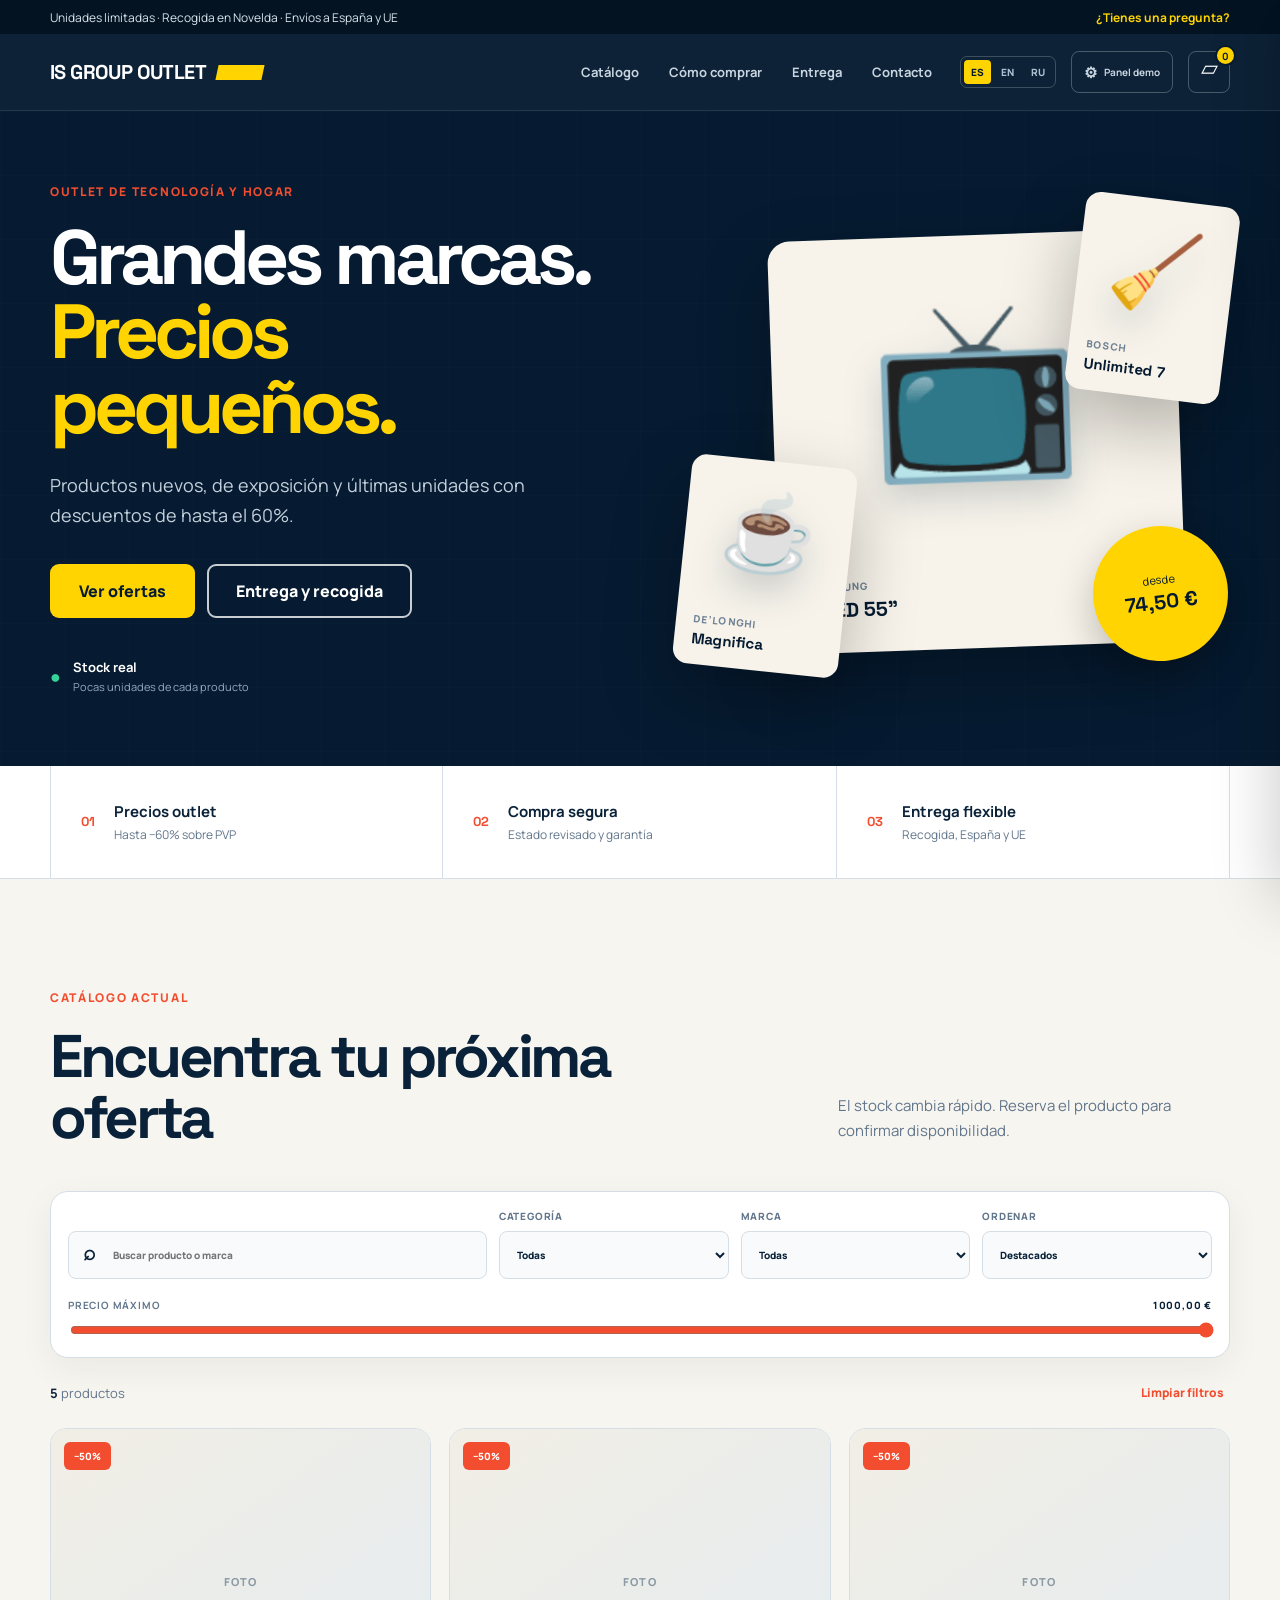
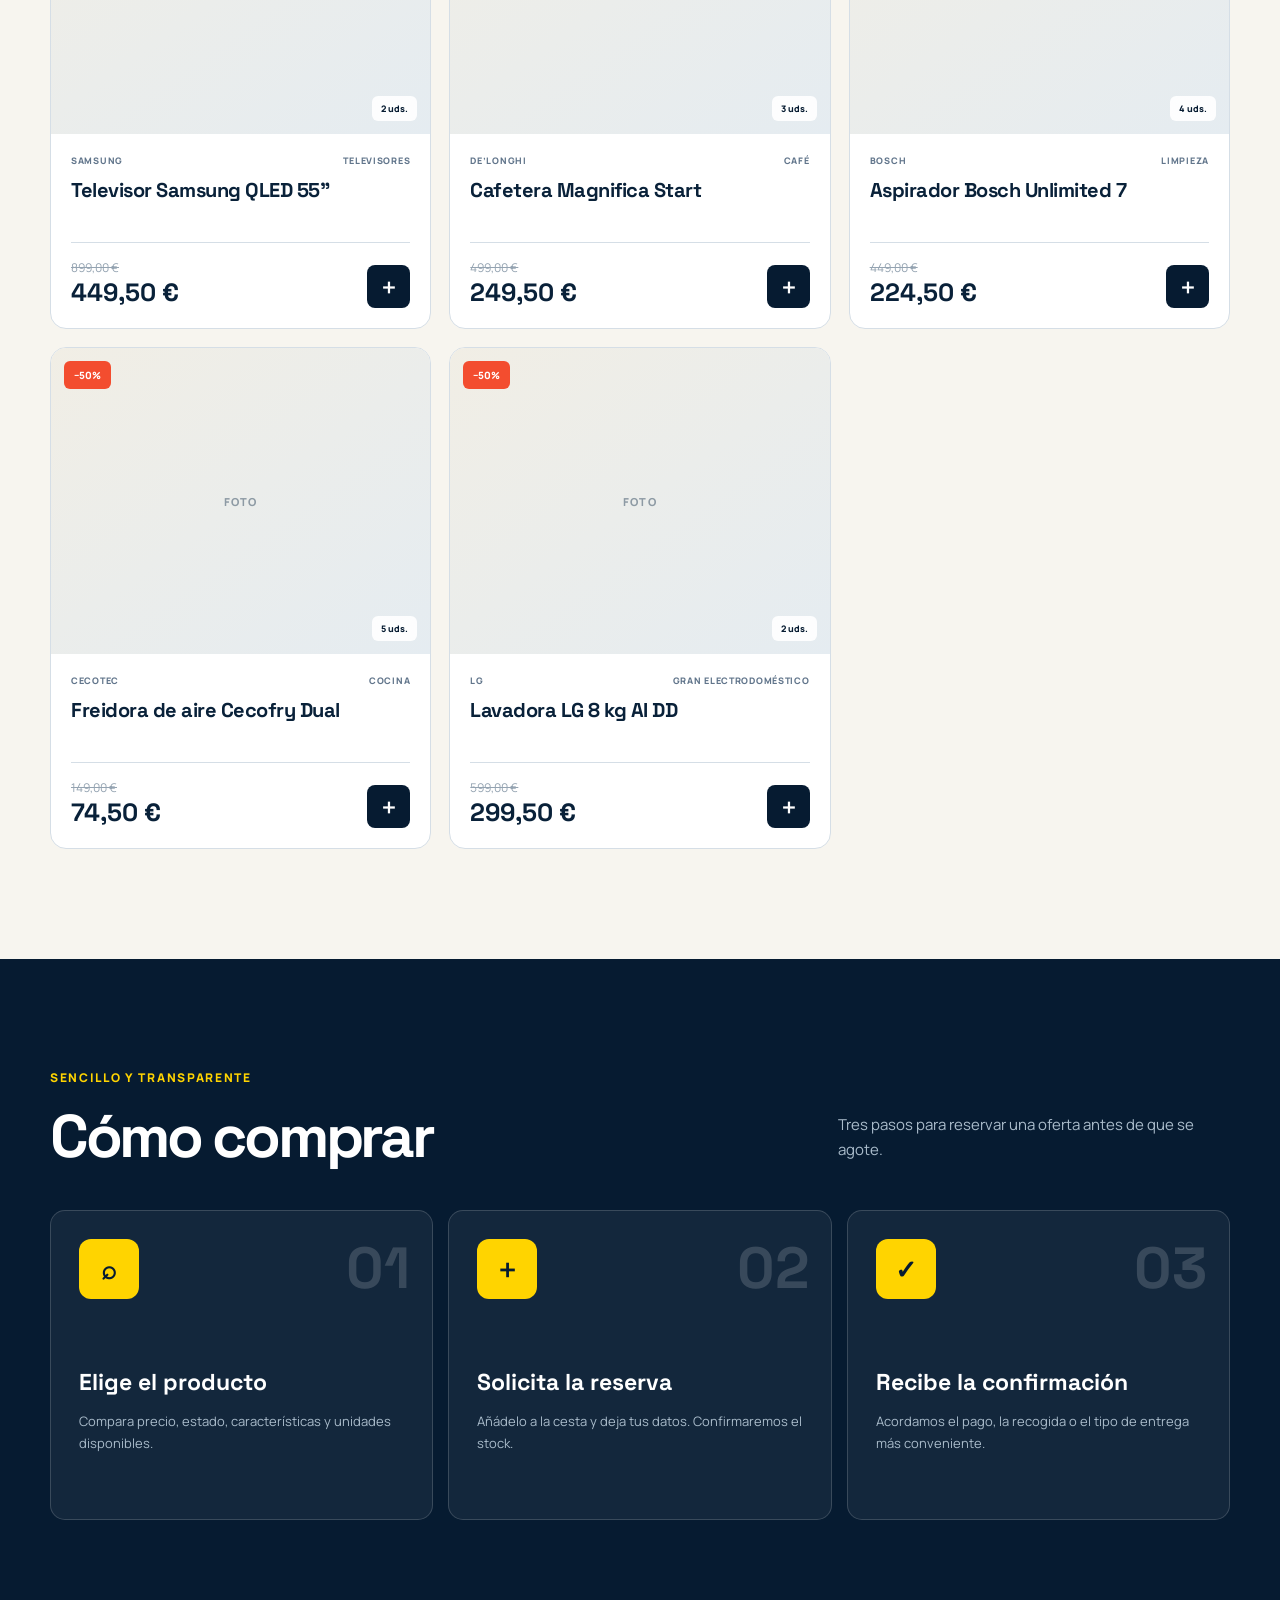
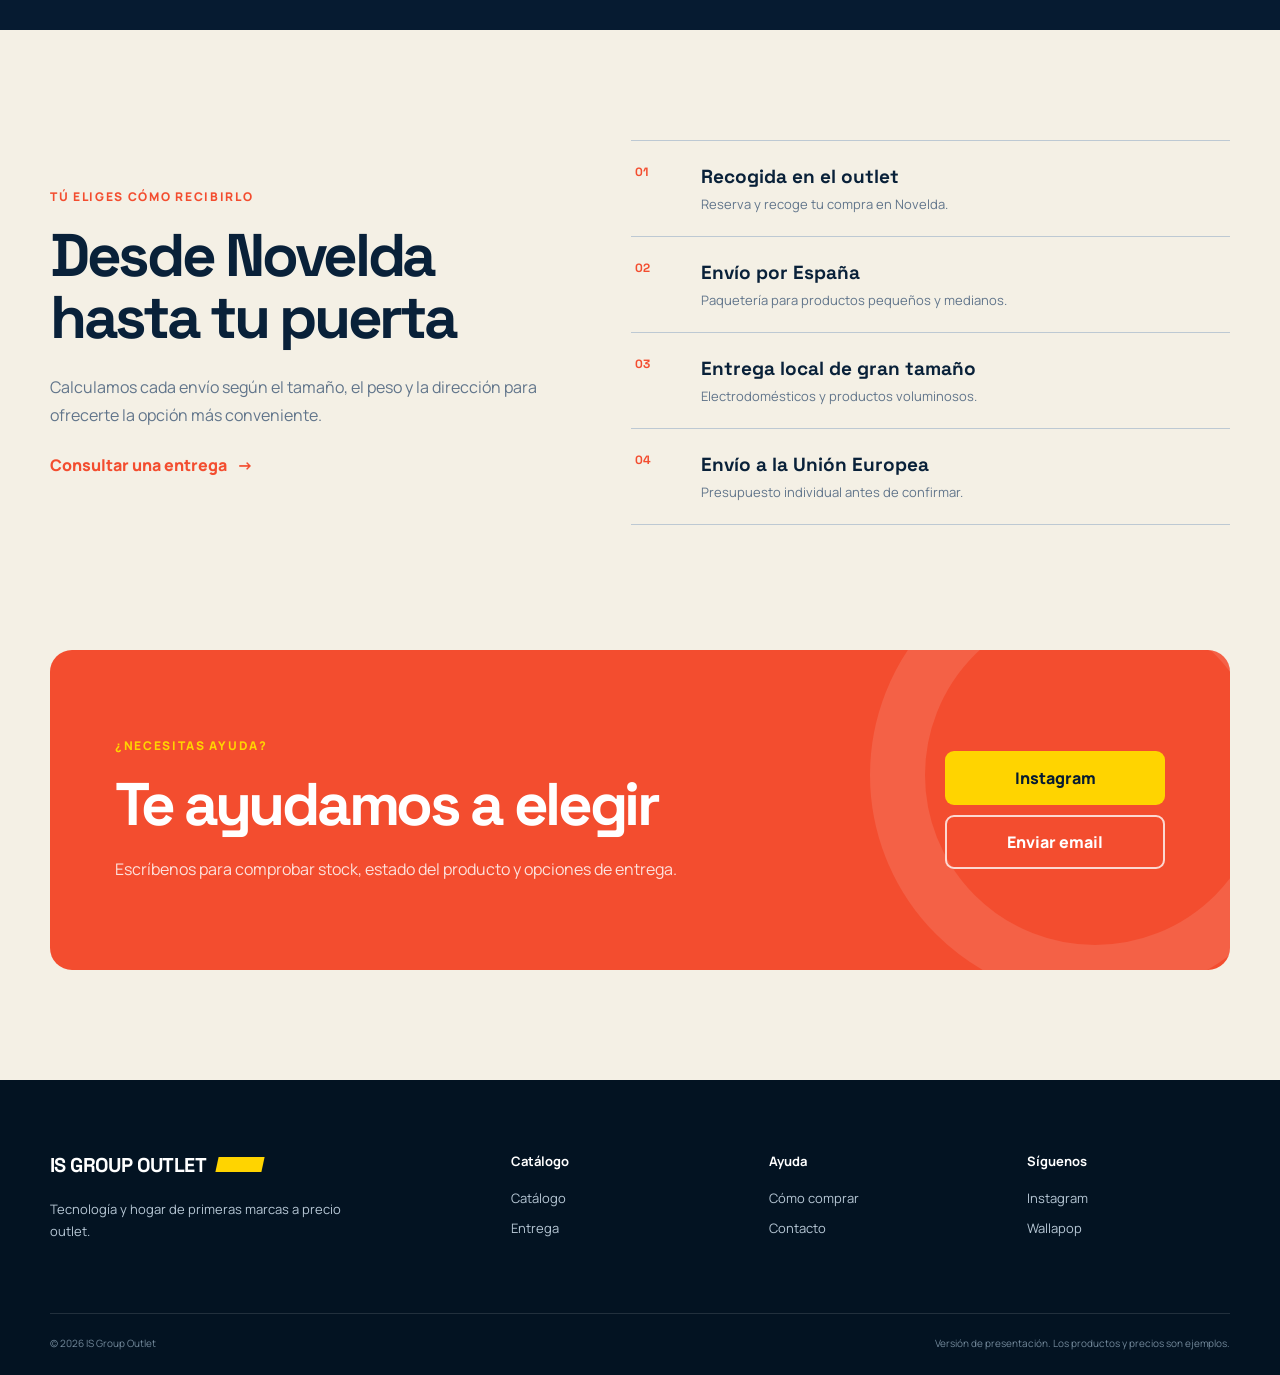
<file: docs/index.html>
<!doctype html>
<html lang="es">
  <head>
    <meta charset="UTF-8" />
    <meta name="viewport" content="width=device-width, initial-scale=1" />
    <meta name="theme-color" content="#061b31" />
    <meta
      name="description"
      content="IS Group Outlet — electrodomésticos y tecnología de primeras marcas con descuentos especiales."
    />
    <title>IS Group Outlet — Tecnología a mejor precio</title>
    <link rel="preconnect" href="https://images.unsplash.com" />
    <link rel="stylesheet" href="./styles.css" />
  </head>
  <body>
    <div class="announcement">
      <div class="shell announcement-inner">
        <span data-i18n="announcement">Unidades limitadas · Recogida en Novelda · Envíos a España y UE</span>
        <a href="#contact" data-i18n="announcementLink">¿Tienes una pregunta?</a>
      </div>
    </div>

    <header class="site-header" id="top">
      <div class="shell header-inner">
        <a class="brand" href="#top" aria-label="IS Group Outlet">
          <span>IS GROUP OUTLET</span><i aria-hidden="true"></i>
        </a>

        <nav class="desktop-nav" aria-label="Navegación principal">
          <a href="#catalog" data-i18n="navCatalog">Catálogo</a>
          <a href="#how" data-i18n="navHow">Cómo comprar</a>
          <a href="#delivery" data-i18n="navDelivery">Entrega</a>
          <a href="#contact" data-i18n="navContact">Contacto</a>
        </nav>

        <div class="header-actions">
          <div class="language-switcher" aria-label="Idioma">
            <button type="button" data-lang="es" class="active">ES</button>
            <button type="button" data-lang="en">EN</button>
            <button type="button" data-lang="ru">RU</button>
          </div>
          <a class="admin-demo-link" href="./admin.html" title="Panel de administración de demostración">
            <span aria-hidden="true">⚙</span><b data-i18n="adminDemo">Panel demo</b>
          </a>
          <button class="cart-trigger" id="cartTrigger" type="button" aria-label="Abrir carrito">
            <span aria-hidden="true">▱</span>
            <strong id="cartCount">0</strong>
          </button>
          <button class="menu-trigger" id="menuTrigger" type="button" aria-label="Abrir menú" aria-expanded="false">
            <span></span><span></span>
          </button>
        </div>
      </div>

      <nav class="mobile-nav" id="mobileNav" aria-label="Navegación móvil">
        <a href="#catalog" data-i18n="navCatalog">Catálogo</a>
        <a href="#how" data-i18n="navHow">Cómo comprar</a>
        <a href="#delivery" data-i18n="navDelivery">Entrega</a>
        <a href="#contact" data-i18n="navContact">Contacto</a>
      </nav>
    </header>

    <main>
      <section class="hero">
        <div class="shell hero-grid">
          <div class="hero-copy">
            <p class="eyebrow" data-i18n="heroEyebrow">OUTLET DE TECNOLOGÍA Y HOGAR</p>
            <h1 data-i18n="heroTitle">Grandes marcas.<br /><em>Precios pequeños.</em></h1>
            <p class="hero-description" data-i18n="heroDescription">
              Productos nuevos, de exposición y últimas unidades con descuentos de hasta el 60%.
            </p>
            <div class="hero-actions">
              <a class="button button-yellow" href="#catalog" data-i18n="heroCta">Ver ofertas</a>
              <a class="button button-outline" href="#delivery" data-i18n="heroSecondary">Entrega y recogida</a>
            </div>
            <div class="hero-note">
              <span aria-hidden="true">●</span>
              <p><strong data-i18n="heroStock">Stock real</strong><small data-i18n="heroStockNote">Pocas unidades de cada producto</small></p>
            </div>
          </div>

          <div class="hero-visual" aria-label="Selección de productos del outlet">
            <div class="hero-glow"></div>
            <article class="hero-product hero-product-main">
              <span class="hero-discount">−50%</span>
              <span class="hero-emoji" aria-hidden="true">📺</span>
              <div><small>SAMSUNG</small><strong>QLED 55”</strong></div>
            </article>
            <article class="hero-product hero-product-coffee">
              <span class="hero-emoji" aria-hidden="true">☕</span>
              <div><small>DE’LONGHI</small><strong>Magnifica</strong></div>
            </article>
            <article class="hero-product hero-product-clean">
              <span class="hero-emoji" aria-hidden="true">🧹</span>
              <div><small>BOSCH</small><strong>Unlimited 7</strong></div>
            </article>
            <p class="hero-price"><small data-i18n="from">desde</small><strong>74,50 €</strong></p>
          </div>
        </div>
      </section>

      <section class="benefits" aria-label="Ventajas">
        <div class="shell benefits-grid">
          <article><span>01</span><div><strong data-i18n="benefit1">Precios outlet</strong><small data-i18n="benefit1Text">Hasta −60% sobre PVP</small></div></article>
          <article><span>02</span><div><strong data-i18n="benefit2">Compra segura</strong><small data-i18n="benefit2Text">Estado revisado y garantía</small></div></article>
          <article><span>03</span><div><strong data-i18n="benefit3">Entrega flexible</strong><small data-i18n="benefit3Text">Recogida, España y UE</small></div></article>
        </div>
      </section>

      <section class="catalog section" id="catalog">
        <div class="shell">
          <div class="section-heading">
            <div>
              <p class="eyebrow orange" data-i18n="catalogEyebrow">CATÁLOGO ACTUAL</p>
              <h2 data-i18n="catalogTitle">Encuentra tu próxima oferta</h2>
            </div>
            <p data-i18n="catalogIntro">El stock cambia rápido. Reserva el producto para confirmar disponibilidad.</p>
          </div>

          <div class="filter-panel">
            <label class="search-field">
              <span aria-hidden="true">⌕</span>
              <input id="searchInput" type="search" placeholder="Buscar producto o marca" data-i18n-placeholder="searchPlaceholder" />
            </label>
            <label>
              <span data-i18n="categoryLabel">Categoría</span>
              <select id="categoryFilter"></select>
            </label>
            <label>
              <span data-i18n="brandLabel">Marca</span>
              <select id="brandFilter"></select>
            </label>
            <label>
              <span data-i18n="sortLabel">Ordenar</span>
              <select id="sortFilter"></select>
            </label>
            <label class="price-filter">
              <span><b data-i18n="priceLabel">Precio máximo</b><output id="priceOutput">1.000 €</output></span>
              <input id="priceFilter" type="range" min="50" max="1000" step="25" value="1000" />
            </label>
          </div>

          <div class="catalog-status">
            <p><strong id="resultCount">0</strong> <span data-i18n="productsFound">productos</span></p>
            <button id="resetFilters" type="button" data-i18n="resetFilters">Limpiar filtros</button>
          </div>

          <div class="product-grid" id="productGrid"></div>
          <div class="empty-state" id="emptyState" hidden>
            <span aria-hidden="true">⌕</span>
            <h3 data-i18n="emptyTitle">No encontramos productos</h3>
            <p data-i18n="emptyText">Prueba a cambiar los filtros o el precio máximo.</p>
          </div>
        </div>
      </section>

      <section class="how section" id="how">
        <div class="shell">
          <div class="section-heading light">
            <div><p class="eyebrow yellow" data-i18n="howEyebrow">SENCILLO Y TRANSPARENTE</p><h2 data-i18n="howTitle">Cómo comprar</h2></div>
            <p data-i18n="howIntro">Tres pasos para reservar una oferta antes de que se agote.</p>
          </div>
          <div class="steps-grid">
            <article><b>01</b><span aria-hidden="true">⌕</span><h3 data-i18n="step1">Elige el producto</h3><p data-i18n="step1Text">Compara precio, estado, características y unidades disponibles.</p></article>
            <article><b>02</b><span aria-hidden="true">＋</span><h3 data-i18n="step2">Solicita la reserva</h3><p data-i18n="step2Text">Añádelo a la cesta y deja tus datos. Confirmaremos el stock.</p></article>
            <article><b>03</b><span aria-hidden="true">✓</span><h3 data-i18n="step3">Recibe la confirmación</h3><p data-i18n="step3Text">Acordamos el pago, la recogida o el tipo de entrega más conveniente.</p></article>
          </div>
        </div>
      </section>

      <section class="delivery section" id="delivery">
        <div class="shell delivery-grid">
          <div class="delivery-copy">
            <p class="eyebrow orange" data-i18n="deliveryEyebrow">TÚ ELIGES CÓMO RECIBIRLO</p>
            <h2 data-i18n="deliveryTitle">Desde Novelda hasta tu puerta</h2>
            <p data-i18n="deliveryText">Calculamos cada envío según el tamaño, el peso y la dirección para ofrecerte la opción más conveniente.</p>
            <a class="text-link" href="#contact"><span data-i18n="askDelivery">Consultar una entrega</span> →</a>
          </div>
          <div class="delivery-options">
            <article><span>01</span><div><h3 data-i18n="delivery1">Recogida en el outlet</h3><p data-i18n="delivery1Text">Reserva y recoge tu compra en Novelda.</p></div></article>
            <article><span>02</span><div><h3 data-i18n="delivery2">Envío por España</h3><p data-i18n="delivery2Text">Paquetería para productos pequeños y medianos.</p></div></article>
            <article><span>03</span><div><h3 data-i18n="delivery3">Entrega local de gran tamaño</h3><p data-i18n="delivery3Text">Electrodomésticos y productos voluminosos.</p></div></article>
            <article><span>04</span><div><h3 data-i18n="delivery4">Envío a la Unión Europea</h3><p data-i18n="delivery4Text">Presupuesto individual antes de confirmar.</p></div></article>
          </div>
        </div>
      </section>

      <section class="contact section" id="contact">
        <div class="shell contact-card">
          <div>
            <p class="eyebrow yellow" data-i18n="contactEyebrow">¿NECESITAS AYUDA?</p>
            <h2 data-i18n="contactTitle">Te ayudamos a elegir</h2>
            <p data-i18n="contactText">Escríbenos para comprobar stock, estado del producto y opciones de entrega.</p>
          </div>
          <div class="contact-actions">
            <a class="button button-yellow" href="https://www.instagram.com/isgroup.outlet/" target="_blank" rel="noreferrer">Instagram</a>
            <a class="button button-outline" href="mailto:info@isgroupoutlet.es" data-i18n="emailUs">Enviar email</a>
          </div>
        </div>
      </section>
    </main>

    <footer>
      <div class="shell footer-grid">
        <div><a class="brand footer-brand" href="#top"><span>IS GROUP OUTLET</span><i></i></a><p data-i18n="footerText">Tecnología y hogar de primeras marcas a precio outlet.</p></div>
        <div><strong data-i18n="footerCatalog">Catálogo</strong><a href="#catalog" data-i18n="navCatalog">Catálogo</a><a href="#delivery" data-i18n="navDelivery">Entrega</a></div>
        <div><strong data-i18n="footerHelp">Ayuda</strong><a href="#how" data-i18n="navHow">Cómo comprar</a><a href="#contact" data-i18n="navContact">Contacto</a></div>
        <div><strong data-i18n="footerFollow">Síguenos</strong><a href="https://www.instagram.com/isgroup.outlet/" target="_blank" rel="noreferrer">Instagram</a><a href="https://es.wallapop.com/user/-479838333" target="_blank" rel="noreferrer">Wallapop</a></div>
      </div>
      <div class="shell footer-bottom"><span>© <span id="year"></span> IS Group Outlet</span><span data-i18n="demoNotice">Versión de presentación. Los productos y precios son ejemplos.</span></div>
    </footer>

    <div class="overlay" id="overlay"></div>
    <aside class="cart-drawer" id="cartDrawer" aria-hidden="true" aria-labelledby="cartTitle">
      <div class="cart-header"><div><p class="eyebrow yellow" data-i18n="yourCart">TU CESTA</p><h2 id="cartTitle"><span id="cartTitleCount">0</span> <span data-i18n="cartProducts">productos</span></h2></div><button id="cartClose" type="button" aria-label="Cerrar">×</button></div>
      <div class="cart-items" id="cartItems"></div>
      <div class="cart-empty" id="cartEmpty"><span>▱</span><h3 data-i18n="cartEmptyTitle">Tu cesta está vacía</h3><p data-i18n="cartEmptyText">Añade una oferta para solicitar una reserva.</p></div>
      <div class="cart-footer" id="cartFooter">
        <div class="cart-total"><span data-i18n="total">Total</span><strong id="cartTotal">0 €</strong></div>
        <p data-i18n="deliveryCalculated">La entrega se calcula según el producto y la dirección.</p>
        <button class="button button-yellow full" id="checkoutButton" type="button" data-i18n="reserveButton">Solicitar reserva</button>
      </div>
    </aside>

    <dialog class="product-modal" id="productModal">
      <button class="modal-close" id="productModalClose" type="button" aria-label="Cerrar">×</button>
      <div id="productModalContent"></div>
    </dialog>

    <dialog class="checkout-modal" id="checkoutModal">
      <button class="modal-close" id="checkoutClose" type="button" aria-label="Cerrar">×</button>
      <div class="checkout-content">
        <div id="checkoutFormView">
          <p class="eyebrow orange" data-i18n="reservationEyebrow">SOLICITUD DE RESERVA</p>
          <h2 data-i18n="reservationTitle">Tus datos</h2>
          <p data-i18n="reservationText">En la versión final el equipo recibirá la solicitud y confirmará disponibilidad, pago y entrega.</p>
          <form id="checkoutForm">
            <label><span data-i18n="nameLabel">Nombre</span><input name="name" required autocomplete="name" /></label>
            <label><span data-i18n="phoneLabel">Teléfono</span><input name="phone" required autocomplete="tel" /></label>
            <label><span data-i18n="deliveryMethod">Forma de entrega</span><select name="delivery" required id="deliverySelect"></select></label>
            <label><span data-i18n="commentLabel">Comentario</span><textarea name="comment" rows="3"></textarea></label>
            <p class="demo-warning" data-i18n="demoWarning">Demostración: no se envían datos y no se realiza ningún cobro.</p>
            <button class="button button-yellow full" type="submit" data-i18n="sendRequest">Enviar solicitud de prueba</button>
          </form>
        </div>
        <div class="checkout-success" id="checkoutSuccess" hidden>
          <div class="success-mark" aria-hidden="true">✓</div>
          <p class="eyebrow orange" data-i18n="successEyebrow">SOLICITUD CREADA</p>
          <h2 data-i18n="successTitle">¡Reserva recibida!</h2>
          <p data-i18n="successText">El pedido ya aparece en el panel del propietario.</p>
          <div class="success-order-number"><span data-i18n="orderNumber">Número de solicitud</span><strong id="successOrderId">—</strong></div>
          <div class="success-actions">
            <button class="button button-outline" id="continueShopping" type="button" data-i18n="continueShopping">Seguir comprando</button>
            <a class="button button-yellow" href="./admin.html" data-i18n="openAdminDemo">Abrir panel demo</a>
          </div>
          <p class="success-note" data-i18n="successNote">Abra el panel en este mismo navegador para ver el pedido.</p>
        </div>
      </div>
    </dialog>

    <div class="toast" id="toast" role="status" aria-live="polite"></div>
    <script src="./script.js"></script>
  </body>
</html>
</file>
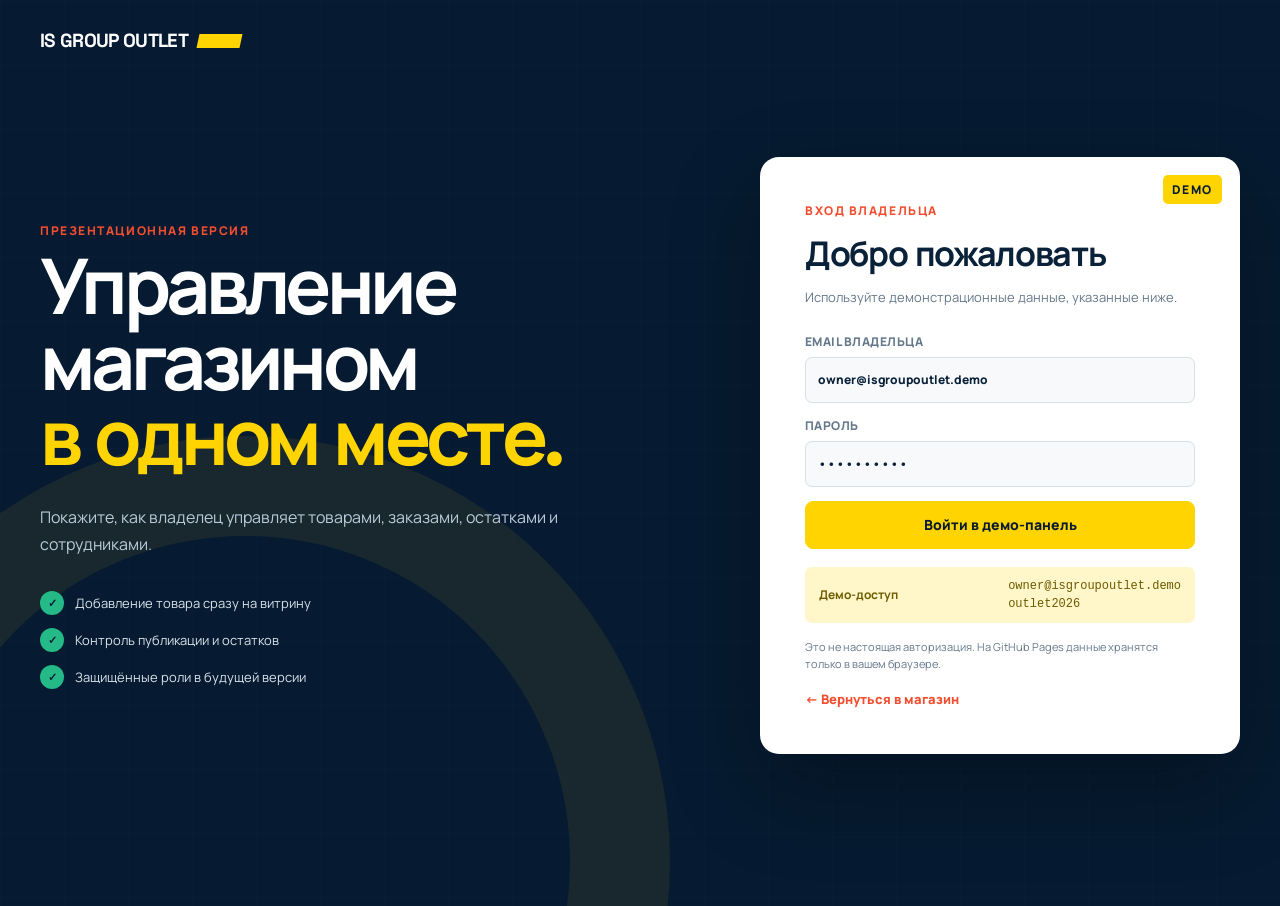
<file: docs/admin.html>
<!doctype html>
<html lang="ru">
  <head>
    <meta charset="UTF-8" />
    <meta name="viewport" content="width=device-width, initial-scale=1" />
    <meta name="theme-color" content="#061b31" />
    <meta name="robots" content="noindex,nofollow" />
    <title>IS Group Outlet — демонстрационная админ-панель</title>
    <link rel="stylesheet" href="./admin.css" />
  </head>
  <body>
    <section class="login-screen" id="adminLogin">
      <div class="login-brand brand"><span>IS GROUP OUTLET</span><i></i></div>
      <div class="login-layout">
        <div class="login-copy">
          <p class="kicker">ПРЕЗЕНТАЦИОННАЯ ВЕРСИЯ</p>
          <h1>Управление магазином<br /><em>в одном месте.</em></h1>
          <p>Покажите, как владелец управляет товарами, заказами, остатками и сотрудниками.</p>
          <ul>
            <li><span>✓</span> Добавление товара сразу на витрину</li>
            <li><span>✓</span> Контроль публикации и остатков</li>
            <li><span>✓</span> Защищённые роли в будущей версии</li>
          </ul>
        </div>
        <div class="login-card">
          <div class="demo-badge">DEMO</div>
          <p class="kicker orange">ВХОД ВЛАДЕЛЬЦА</p>
          <h2>Добро пожаловать</h2>
          <p class="login-intro">Используйте демонстрационные данные, указанные ниже.</p>
          <form id="loginForm" autocomplete="off">
            <label><span>Email владельца</span><input id="loginEmail" type="email" value="owner@isgroupoutlet.demo" required /></label>
            <label><span>Пароль</span><input id="loginPassword" type="password" value="outlet2026" required /></label>
            <p class="login-error" id="loginError" hidden>Проверьте демонстрационный email и пароль.</p>
            <button class="primary-button full" type="submit">Войти в демо-панель</button>
          </form>
          <div class="demo-credentials"><strong>Демо-доступ</strong><span>owner@isgroupoutlet.demo</span><span>outlet2026</span></div>
          <p class="security-note">Это не настоящая авторизация. На GitHub Pages данные хранятся только в вашем браузере.</p>
          <a class="back-link" href="./index.html">← Вернуться в магазин</a>
        </div>
      </div>
    </section>

    <div class="admin-app" id="adminApp" hidden>
      <aside class="admin-sidebar">
        <a class="brand sidebar-brand" href="./index.html"><span>IS GROUP OUTLET</span><i></i></a>
        <p class="sidebar-caption">Панель владельца</p>
        <nav class="admin-nav" aria-label="Разделы панели">
          <button class="active" type="button" data-admin-section="overview"><span>⌂</span><b>Обзор</b></button>
          <button type="button" data-admin-section="products"><span>▦</span><b>Товары</b><small id="sidebarProductCount">0</small></button>
          <button type="button" data-admin-section="categories"><span>≡</span><b>Категории</b><small id="sidebarCategoryCount">0</small></button>
          <button type="button" data-admin-section="orders"><span>▤</span><b>Заказы</b><small id="sidebarOrderCount">0</small></button>
          <button type="button" data-admin-section="team"><span>◎</span><b>Сотрудники</b><small id="sidebarStaffCount">0</small></button>
        </nav>
        <div class="sidebar-bottom">
          <a href="./index.html"><span>↗</span> Открыть витрину</a>
          <button id="resetPresentationDemo" type="button"><span>↺</span> Сбросить демо</button>
          <button id="logoutButton" type="button"><span>←</span> Выйти</button>
        </div>
      </aside>

      <main class="admin-main">
        <header class="admin-topbar">
          <div><p id="sectionEyebrow">ОБЗОР МАГАЗИНА</p><h1 id="sectionTitle">Добрый вечер, владелец</h1></div>
          <div class="owner-chip"><span>AN</span><div><strong>Владелец</strong><small>Полный доступ</small></div></div>
        </header>

        <div class="demo-banner"><span>DEMO</span><p><strong>Презентационный режим.</strong> Товары и тестовые заказы сохраняются только в этом браузере. Заявка с витрины автоматически появляется в разделе «Заказы».</p></div>

        <section class="admin-section active" id="section-overview">
          <div class="stats-grid">
            <article><p>Всего товаров</p><strong id="statTotal">0</strong><small>в каталоге</small><i class="blue">▦</i></article>
            <article><p>На витрине</p><strong id="statPublished">0</strong><small>опубликовано</small><i class="green">●</i></article>
            <article><p>Заказы за месяц</p><strong id="statOrderCount">0</strong><small>включая тестовые заявки</small><i class="yellow">▤</i></article>
            <article><p>Подтверждённая выручка</p><strong id="statRevenue">0 €</strong><small>только подтверждённые платежи</small><i class="orange">€</i></article>
          </div>

          <div class="dashboard-grid">
            <article class="panel revenue-panel">
              <div class="panel-heading"><div><p>ДИНАМИКА ПРОДАЖ</p><h2>Выручка по месяцам</h2></div><select aria-label="Период"><option>2026 год</option></select></div>
              <div class="chart" aria-label="Демонстрационный график выручки">
                <div style="--bar:36%"><b>820 €</b><span></span><small>Март</small></div>
                <div style="--bar:48%"><b>1 140 €</b><span></span><small>Апр.</small></div>
                <div style="--bar:61%"><b>1 480 €</b><span></span><small>Май</small></div>
                <div style="--bar:72%"><b>1 760 €</b><span></span><small>Июнь</small></div>
                <div style="--bar:78%"><b>1 868 €</b><span></span><small>Июль</small></div>
                <div class="current" style="--bar:86%"><b>2 048 €</b><span></span><small>Авг.</small></div>
              </div>
            </article>

            <article class="panel stock-panel">
              <div class="panel-heading"><div><p>ТРЕБУЕТ ВНИМАНИЯ</p><h2>Мало на складе</h2></div><button type="button" data-go-section="products">Все товары →</button></div>
              <div class="attention-list" id="lowStockList"></div>
            </article>
          </div>

          <article class="panel recent-orders-panel">
            <div class="panel-heading"><div><p>ПОСЛЕДНИЕ ОПЕРАЦИИ</p><h2>Новые заказы</h2></div><button type="button" data-go-section="orders">Все заказы →</button></div>
            <div class="table-scroll"><table class="admin-table"><thead><tr><th>Заказ</th><th>Клиент</th><th>Получение</th><th>Сумма</th><th>Оплата</th><th>Статус</th></tr></thead><tbody id="recentOrdersBody"></tbody></table></div>
          </article>
        </section>

        <section class="admin-section" id="section-products" hidden>
          <div class="section-actions-heading">
            <div><p>КАТАЛОГ И ОСТАТКИ</p><h2>Управление товарами</h2><span>Добавленные вручную товары по умолчанию сразу публикуются.</span></div>
            <button class="primary-button" id="addProductButton" type="button">＋ Добавить товар</button>
          </div>
          <div class="toolbar">
            <label class="toolbar-search"><span>⌕</span><input id="adminProductSearch" type="search" placeholder="Название, бренд или артикул" /></label>
            <select id="adminProductStatus" aria-label="Статус товара"><option value="all">Все статусы</option><option value="published">На витрине</option><option value="draft">Скрытые</option></select>
            <button class="text-button danger" id="resetDemoProducts" type="button">Сбросить демо-товары</button>
          </div>
          <div class="product-admin-list" id="adminProductList"></div>
          <div class="admin-empty" id="adminProductEmpty" hidden><span>⌕</span><h3>Товары не найдены</h3><p>Измените поиск или статус.</p></div>
        </section>

        <section class="admin-section" id="section-categories" hidden>
          <div class="section-actions-heading">
            <div><p>СТРУКТУРА КАТАЛОГА</p><h2>Категории товаров</h2><span>Название категории на витрине автоматически показывается на выбранном клиентом языке.</span></div>
            <button class="primary-button" id="addCategoryButton" type="button">＋ Добавить категорию</button>
          </div>
          <div class="category-grid" id="categoryList"></div>
        </section>

        <section class="admin-section" id="section-orders" hidden>
          <div class="section-actions-heading">
            <div><p>КОНТРОЛЬ ЗАКАЗОВ</p><h2>Заказы и выдача</h2><span>Статус выполнения заказа можно менять вручную. Статус оплаты по-прежнему поступает только от платёжного провайдера.</span></div>
            <button class="secondary-button" id="exportOrders" type="button">Скачать отчёт CSV</button>
          </div>
          <div class="order-security-grid">
            <article><i>✓</i><div><strong>Оплата защищена</strong><p>Оплачено/не оплачено меняет только платёжная система.</p></div></article>
            <article><i>#</i><div><strong>Контроль выдачи</strong><p>Самовывоз подтверждается кодом клиента и сотрудника.</p></div></article>
            <article><i>↺</i><div><strong>Журнал действий</strong><p>В полной версии сохраняется кто и когда менял заказ.</p></div></article>
          </div>
          <article class="panel orders-table-panel">
            <div class="table-scroll"><table class="admin-table large"><thead><tr><th>Заказ</th><th>Дата</th><th>Клиент</th><th>Товар</th><th>Сумма</th><th>Оплата</th><th>Получение</th><th>Статус</th></tr></thead><tbody id="ordersBody"></tbody></table></div>
          </article>
        </section>

        <section class="admin-section" id="section-team" hidden>
          <div class="section-actions-heading">
            <div><p>ДОСТУП И РОЛИ</p><h2>Сотрудники</h2><span>В будущей версии каждый сотрудник получит только необходимые права.</span></div>
            <button class="primary-button" id="addStaffButton" type="button">＋ Добавить сотрудника</button>
          </div>
          <div class="role-explainer">
            <div><span class="role-dot owner"></span><strong>Владелец</strong><p>Финансы, товары, заказы, сотрудники и настройки.</p></div>
            <div><span class="role-dot manager"></span><strong>Менеджер каталога</strong><p>Добавление и редактирование товаров без доступа к оплатам.</p></div>
            <div><span class="role-dot pickup"></span><strong>Выдача заказов</strong><p>Только подготовка и подтверждение выдачи по коду.</p></div>
          </div>
          <div class="staff-grid" id="staffList"></div>
        </section>
      </main>
    </div>

    <dialog class="editor-dialog" id="productEditor">
      <form id="productForm">
        <div class="dialog-heading"><div><p>КАРТОЧКА ТОВАРА</p><h2 id="productEditorTitle">Новый товар</h2></div><button class="dialog-close" id="closeProductEditor" type="button" aria-label="Закрыть">×</button></div>
        <input type="hidden" name="id" />
        <input type="hidden" name="imageData" />
        <div class="editor-grid">
          <div class="editor-fields">
            <div class="field-row three"><label><span>Название ES *</span><input name="titleEs" required /></label><label><span>Название EN</span><input name="titleEn" /></label><label><span>Название RU</span><input name="titleRu" /></label></div>
            <div class="field-row two"><label><span>Бренд *</span><input name="brand" required /></label><label><span>Категория</span><select name="category" id="productCategorySelect"></select></label></div>
            <div class="auto-sku-note"><span>Артикул создаётся автоматически</span><strong id="autoSkuPreview">Будет присвоен при сохранении</strong></div>
            <div class="field-row four"><label><span>Цена, € *</span><input name="price" type="number" min="0" step="0.01" required /></label><label><span>Старая цена, €</span><input name="oldPrice" type="number" min="0" step="0.01" /></label><label><span>Остаток *</span><input name="stock" type="number" min="0" step="1" required /></label><label><span>Статус</span><select name="status"><option value="published">Сразу на витрину</option><option value="draft">Скрыть</option></select></label></div>
            <label><span>Описание ES</span><textarea name="descriptionEs" rows="3"></textarea></label>
            <div class="field-row two"><label><span>Описание EN</span><textarea name="descriptionEn" rows="3"></textarea></label><label><span>Описание RU</span><textarea name="descriptionRu" rows="3"></textarea></label></div>
          </div>
          <aside class="image-editor">
            <span>Фотография товара</span>
            <div class="image-preview" id="adminImagePreview"><b>ФОТО</b></div>
            <label class="upload-button">Загрузить фото<input id="productImageFile" type="file" accept="image/*" /></label>
            <label><span>Или ссылка на изображение</span><input name="imageUrl" type="url" placeholder="https://…" /></label>
            <small>В демо-файле изображение хранится только в браузере. Используйте небольшие файлы.</small>
          </aside>
        </div>
        <div class="dialog-footer"><p>Демонстрация: изменения увидит только этот браузер.</p><div><button class="secondary-button" id="cancelProductEditor" type="button">Отмена</button><button class="primary-button" type="submit">Сохранить товар</button></div></div>
      </form>
    </dialog>

    <dialog class="staff-dialog category-dialog" id="categoryEditor">
      <form id="categoryForm">
        <div class="dialog-heading"><div><p>КАТЕГОРИЯ КАТАЛОГА</p><h2 id="categoryEditorTitle">Новая категория</h2></div><button class="dialog-close" id="closeCategoryEditor" type="button" aria-label="Закрыть">×</button></div>
        <input type="hidden" name="id" />
        <div class="category-form-grid"><label><span>Название ES *</span><input name="nameEs" required /></label><label><span>Название EN</span><input name="nameEn" /></label><label><span>Название RU</span><input name="nameRu" /></label></div>
        <p class="staff-security-note">Технический код создаётся автоматически. Переименование категории не изменит привязанные товары.</p>
        <div class="dialog-footer"><p>Изменения сразу появятся в фильтрах витрины.</p><div><button class="secondary-button" id="cancelCategoryEditor" type="button">Отмена</button><button class="primary-button" type="submit">Сохранить категорию</button></div></div>
      </form>
    </dialog>

    <dialog class="staff-dialog" id="staffEditor">
      <form id="staffForm">
        <div class="dialog-heading"><div><p>ДОСТУП СОТРУДНИКА</p><h2 id="staffEditorTitle">Новый сотрудник</h2></div><button class="dialog-close" id="closeStaffEditor" type="button">×</button></div>
        <input type="hidden" name="id" />
        <div class="staff-form-grid"><label><span>Имя *</span><input name="name" required /></label><label><span>Email *</span><input name="email" type="email" required /></label><label><span>Роль</span><select name="role"><option value="manager">Менеджер каталога</option><option value="orders">Менеджер заказов</option><option value="pickup">Выдача заказов</option></select></label><label><span>Статус</span><select name="status"><option value="active">Активен</option><option value="paused">Доступ приостановлен</option></select></label></div>
        <p class="staff-security-note">Сотрудник не сможет менять статус оплаты, финансовые настройки или права владельца.</p>
        <div class="dialog-footer"><p>В реальной версии приглашение придёт на email.</p><div><button class="secondary-button" id="cancelStaffEditor" type="button">Отмена</button><button class="primary-button" type="submit">Добавить сотрудника</button></div></div>
      </form>
    </dialog>

    <div class="admin-toast" id="adminToast" role="status" aria-live="polite"></div>
    <script src="./admin.js"></script>
  </body>
</html>
</file>
<file: docs/styles.css>
@import url('https://fonts.googleapis.com/css2?family=Manrope:wght@400;500;600;700;800&family=Space+Grotesk:wght@500;600;700&display=swap');

:root {
  --navy: #061b31;
  --navy-2: #0a2947;
  --cream: #f4f0e5;
  --white: #ffffff;
  --ink: #092139;
  --muted: #61758b;
  --line: #d5dee6;
  --yellow: #ffd400;
  --orange: #f34d2f;
  --green: #35d39a;
  --shadow: 0 22px 60px rgba(6, 27, 49, 0.14);
  --radius: 18px;
}

* { box-sizing: border-box; }
html { scroll-behavior: smooth; }
body { margin: 0; overflow-x: hidden; color: var(--ink); background: var(--cream); font-family: 'Manrope', Arial, sans-serif; }
body.locked { overflow: hidden; }
button, input, select, textarea { font: inherit; }
button, a { -webkit-tap-highlight-color: transparent; }
a { color: inherit; text-decoration: none; }
img { display: block; max-width: 100%; }
.shell { width: min(1180px, calc(100% - 40px)); margin-inline: auto; }
.section { padding: 110px 0; }
.eyebrow { margin: 0 0 20px; color: var(--orange); font-size: 12px; font-weight: 800; letter-spacing: .14em; text-transform: uppercase; }
.eyebrow.yellow { color: var(--yellow); }
.eyebrow.orange { color: var(--orange); }
.button { display: inline-flex; min-height: 54px; align-items: center; justify-content: center; padding: 0 27px; border: 2px solid transparent; border-radius: 9px; font-weight: 800; cursor: pointer; transition: transform .2s ease, background .2s ease, color .2s ease; }
.button:hover { transform: translateY(-2px); }
.button-yellow { color: var(--navy); background: var(--yellow); }
.button-yellow:hover { background: #ffe34d; }
.button-outline { color: var(--white); border-color: rgba(255,255,255,.78); background: transparent; }
.button-outline:hover { color: var(--navy); background: var(--white); }
.button.full { width: 100%; }

.announcement { color: #d9e4ed; background: #031322; font-size: 12px; }
.announcement-inner { min-height: 34px; display: flex; align-items: center; justify-content: space-between; gap: 20px; }
.announcement a { color: var(--yellow); font-weight: 700; }
.site-header { position: sticky; top: 0; z-index: 50; color: var(--white); background: rgba(6,27,49,.97); border-bottom: 1px solid rgba(255,255,255,.1); backdrop-filter: blur(14px); }
.header-inner { min-height: 76px; display: flex; align-items: center; justify-content: space-between; gap: 28px; }
.brand { display: inline-flex; align-items: center; gap: 11px; font-family: 'Space Grotesk', sans-serif; font-size: 20px; font-weight: 700; letter-spacing: -.03em; white-space: nowrap; }
.brand i { display: block; width: 46px; height: 15px; background: var(--yellow); transform: skew(-12deg); }
.desktop-nav { display: flex; gap: 30px; margin-left: auto; font-size: 13px; font-weight: 700; }
.desktop-nav a { color: #c8d5e0; transition: color .2s ease; }
.desktop-nav a:hover { color: var(--yellow); }
.header-actions { display: flex; align-items: center; gap: 15px; }
.language-switcher { display: flex; gap: 3px; padding: 3px; border: 1px solid rgba(255,255,255,.2); border-radius: 7px; }
.language-switcher button { padding: 5px 7px; color: #aec0d0; background: transparent; border: 0; border-radius: 4px; font-size: 10px; font-weight: 800; cursor: pointer; }
.language-switcher button.active { color: var(--navy); background: var(--yellow); }
.admin-demo-link { min-height: 42px; display: inline-flex; align-items: center; gap: 7px; padding: 0 12px; color: #c8d5e0; border: 1px solid rgba(255,255,255,.25); border-radius: 8px; font-size: 10px; font-weight: 800; white-space: nowrap; transition: color .2s ease, border-color .2s ease; }
.admin-demo-link:hover { color: var(--yellow); border-color: var(--yellow); }
.admin-demo-link span { font-size: 15px; }
.cart-trigger, .menu-trigger { position: relative; width: 42px; height: 42px; display: grid; place-items: center; color: var(--white); background: transparent; border: 1px solid rgba(255,255,255,.25); border-radius: 8px; cursor: pointer; }
.cart-trigger span { font-size: 22px; transform: rotate(180deg); }
.cart-trigger strong { position: absolute; top: -7px; right: -7px; min-width: 21px; height: 21px; padding: 0 5px; display: grid; place-items: center; color: var(--navy); background: var(--yellow); border: 2px solid var(--navy); border-radius: 20px; font-size: 10px; }
.menu-trigger { display: none; }
.menu-trigger span { width: 18px; height: 2px; position: absolute; background: currentColor; transition: transform .2s ease; }
.menu-trigger span:first-child { transform: translateY(-4px); }
.menu-trigger span:last-child { transform: translateY(4px); }
.mobile-nav { display: none; }

.hero { position: relative; overflow: hidden; color: var(--white); background: var(--navy); }
.hero::before { content: ''; position: absolute; inset: 0; opacity: .2; background-image: linear-gradient(rgba(255,255,255,.05) 1px, transparent 1px), linear-gradient(90deg, rgba(255,255,255,.05) 1px, transparent 1px); background-size: 64px 64px; }
.hero-grid { position: relative; min-height: 650px; display: grid; grid-template-columns: 1.02fr .98fr; align-items: center; gap: 62px; padding-block: 72px; }
.hero-copy { position: relative; z-index: 2; }
.hero-copy h1 { max-width: 680px; margin: 0; font-family: 'Space Grotesk', sans-serif; font-size: clamp(52px, 6vw, 84px); line-height: .97; letter-spacing: -.065em; }
.hero-copy h1 em { color: var(--yellow); font-style: normal; }
.hero-description { max-width: 580px; margin: 28px 0 33px; color: #c4d1dd; font-size: 18px; line-height: 1.65; }
.hero-actions { display: flex; flex-wrap: wrap; gap: 12px; }
.hero-note { display: flex; gap: 12px; align-items: center; margin-top: 40px; }
.hero-note > span { color: var(--green); font-size: 18px; }
.hero-note p { display: flex; flex-direction: column; margin: 0; }
.hero-note strong { font-size: 13px; }
.hero-note small { margin-top: 3px; color: #91a8bc; font-size: 11px; }
.hero-visual { position: relative; width: 100%; height: 490px; }
.hero-glow { position: absolute; width: 420px; height: 420px; top: 35px; left: 50%; transform: translateX(-50%); background: radial-gradient(circle, rgba(255,212,0,.22), transparent 67%); filter: blur(2px); }
.hero-product { position: absolute; overflow: hidden; display: flex; flex-direction: column; justify-content: space-between; color: var(--navy); background: #f7f3ea; box-shadow: 0 28px 70px rgba(0,0,0,.28); }
.hero-product div { position: relative; z-index: 2; display: flex; flex-direction: column; }
.hero-product small { color: #6f8293; font-size: 10px; font-weight: 800; letter-spacing: .12em; }
.hero-product strong { margin-top: 3px; font-family: 'Space Grotesk', 'Manrope', Arial, sans-serif; font-size: 20px; }
.hero-emoji { position: relative; z-index: 1; display: grid; place-items: center; font-size: 106px; filter: drop-shadow(0 16px 18px rgba(6,27,49,.18)); }
.hero-product-main { inset: 42px 50px 35px 92px; padding: 30px; border-radius: 22px; transform: rotate(-2deg); }
.hero-product-main .hero-emoji { font-size: 170px; }
.hero-discount { position: absolute; top: 20px; right: 20px; z-index: 3; padding: 8px 11px; color: var(--white); background: var(--orange); border-radius: 6px; font-size: 12px; font-weight: 800; }
.hero-product-coffee { width: 166px; height: 210px; left: 0; bottom: 12px; padding: 17px; border-radius: 15px; transform: rotate(6deg); }
.hero-product-clean { width: 155px; height: 198px; top: 6px; right: 0; padding: 17px; border-radius: 15px; transform: rotate(7deg); }
.hero-product-coffee .hero-emoji, .hero-product-clean .hero-emoji { font-size: 76px; }
.hero-product-coffee strong, .hero-product-clean strong { font-size: 15px; }
.hero-price { position: absolute; right: 2px; bottom: 22px; z-index: 5; width: 135px; height: 135px; display: flex; flex-direction: column; align-items: center; justify-content: center; margin: 0; color: var(--navy); background: var(--yellow); border-radius: 50%; transform: rotate(-7deg); box-shadow: 0 16px 40px rgba(0,0,0,.25); }
.hero-price small { font-size: 11px; }
.hero-price strong { margin-top: 2px; font-family: 'Space Grotesk', 'Manrope', Arial, sans-serif; font-size: 20px; }

.benefits { background: var(--white); border-bottom: 1px solid var(--line); }
.benefits-grid { display: grid; grid-template-columns: repeat(3, 1fr); }
.benefits article { min-height: 112px; display: flex; align-items: center; gap: 19px; padding: 22px 30px; border-right: 1px solid var(--line); }
.benefits article:first-child { border-left: 1px solid var(--line); }
.benefits article > span { color: var(--orange); font-family: 'Space Grotesk', 'Manrope', Arial, sans-serif; font-size: 13px; font-weight: 700; }
.benefits article div { display: flex; flex-direction: column; gap: 4px; }
.benefits strong { font-size: 15px; }
.benefits small { color: var(--muted); font-size: 12px; }

.catalog { background: #f7f5ef; }
.section-heading { display: grid; grid-template-columns: 1.3fr .7fr; align-items: end; gap: 60px; margin-bottom: 42px; }
.section-heading h2, .delivery-copy h2, .contact-card h2 { max-width: 760px; margin: 0; font-family: 'Space Grotesk', 'Manrope', Arial, sans-serif; font-size: clamp(38px, 4.7vw, 64px); line-height: 1.02; letter-spacing: -.055em; }
.section-heading > p { margin: 0 0 5px; color: var(--muted); font-size: 15px; line-height: 1.7; }
.filter-panel { display: grid; grid-template-columns: 1.55fr repeat(3, .85fr); gap: 12px; padding: 17px; background: var(--white); border: 1px solid var(--line); border-radius: var(--radius); box-shadow: 0 10px 35px rgba(6,27,49,.06); }
.filter-panel label { display: flex; flex-direction: column; gap: 8px; color: var(--muted); font-size: 10px; font-weight: 800; letter-spacing: .08em; text-transform: uppercase; }
.filter-panel input, .filter-panel select, .checkout-modal input, .checkout-modal select, .checkout-modal textarea { width: 100%; min-height: 48px; padding: 0 13px; color: var(--ink); background: #f8fafb; border: 1px solid var(--line); border-radius: 8px; outline: none; }
.filter-panel input:focus, .filter-panel select:focus, .checkout-modal input:focus, .checkout-modal select:focus, .checkout-modal textarea:focus { border-color: var(--navy); box-shadow: 0 0 0 3px rgba(6,27,49,.08); }
.search-field { position: relative; justify-content: flex-end; }
.search-field > span { position: absolute; left: 15px; bottom: 13px; z-index: 1; color: var(--ink); font-size: 21px; }
.search-field input { padding-left: 44px; }
.price-filter { grid-column: 1 / -1; padding-top: 7px; }
.price-filter > span { display: flex; align-items: center; justify-content: space-between; }
.price-filter output { color: var(--ink); }
.price-filter input { min-height: 8px; padding: 0; accent-color: var(--orange); border: 0; }
.catalog-status { min-height: 70px; display: flex; align-items: center; justify-content: space-between; }
.catalog-status p { margin: 0; color: var(--muted); font-size: 13px; }
.catalog-status strong { color: var(--ink); }
.catalog-status button { color: var(--orange); background: transparent; border: 0; font-size: 12px; font-weight: 800; cursor: pointer; }
.product-grid { display: grid; grid-template-columns: repeat(3, 1fr); gap: 18px; }
.product-card { overflow: hidden; position: relative; background: var(--white); border: 1px solid var(--line); border-radius: 16px; transition: transform .25s ease, box-shadow .25s ease; }
.product-card:hover { transform: translateY(-5px); box-shadow: var(--shadow); }
.product-media { position: relative; aspect-ratio: 1.24; overflow: hidden; display: grid; place-items: center; background: linear-gradient(145deg, #f1eee5, #e5ecf1); cursor: pointer; }
.product-media img { position: absolute; inset: 0; width: 100%; height: 100%; object-fit: cover; transition: transform .4s ease; }
.product-card:hover .product-media img { transform: scale(1.035); }
.product-photo-placeholder { position: relative; z-index: 0; color: #8d9aa4; font-size: 11px; font-weight: 900; letter-spacing: .12em; }
.product-badge { position: absolute; top: 13px; left: 13px; z-index: 2; padding: 7px 10px; color: var(--white); background: var(--orange); border-radius: 6px; font-size: 10px; font-weight: 800; }
.product-stock { position: absolute; right: 13px; bottom: 13px; z-index: 2; padding: 6px 9px; color: var(--navy); background: rgba(255,255,255,.9); border-radius: 6px; font-size: 9px; font-weight: 800; backdrop-filter: blur(6px); }
.product-body { padding: 20px; }
.product-meta { display: flex; align-items: center; justify-content: space-between; gap: 10px; color: var(--muted); font-size: 9px; font-weight: 800; letter-spacing: .08em; text-transform: uppercase; }
.product-body h3 { min-height: 48px; margin: 11px 0 16px; font-family: 'Space Grotesk', 'Manrope', Arial, sans-serif; font-size: 20px; line-height: 1.2; letter-spacing: -.025em; }
.product-price-row { display: flex; align-items: flex-end; justify-content: space-between; gap: 10px; padding-top: 16px; border-top: 1px solid var(--line); }
.product-price { display: flex; flex-direction: column; }
.product-price del { color: #94a3b1; font-size: 12px; }
.product-price strong { font-family: 'Space Grotesk', 'Manrope', Arial, sans-serif; font-size: 25px; }
.add-button { width: 43px; height: 43px; display: grid; place-items: center; color: var(--white); background: var(--navy); border: 0; border-radius: 8px; font-size: 21px; font-weight: 700; cursor: pointer; transition: background .2s ease, transform .2s ease; }
.add-button:hover { color: var(--navy); background: var(--yellow); transform: scale(1.05); }
.empty-state { padding: 80px 20px; text-align: center; background: var(--white); border: 1px solid var(--line); border-radius: var(--radius); }
.empty-state span { font-size: 45px; }
.empty-state h3 { margin: 15px 0 5px; font-family: 'Space Grotesk', 'Manrope', Arial, sans-serif; font-size: 26px; }
.empty-state p { margin: 0; color: var(--muted); }

.how { color: var(--white); background: var(--navy); }
.section-heading.light > p { color: #a9bbca; }
.steps-grid { display: grid; grid-template-columns: repeat(3, 1fr); gap: 15px; }
.steps-grid article { position: relative; min-height: 310px; padding: 28px; overflow: hidden; background: rgba(255,255,255,.055); border: 1px solid rgba(255,255,255,.16); border-radius: 15px; }
.steps-grid article b { position: absolute; top: 20px; right: 22px; color: rgba(255,255,255,.16); font-family: 'Space Grotesk', 'Manrope', Arial, sans-serif; font-size: 58px; }
.steps-grid article > span { width: 60px; height: 60px; display: grid; place-items: center; margin-bottom: 68px; color: var(--navy); background: var(--yellow); border-radius: 12px; font-size: 26px; font-weight: 800; }
.steps-grid h3 { margin: 0 0 13px; font-family: 'Space Grotesk', 'Manrope', Arial, sans-serif; font-size: 23px; }
.steps-grid p { margin: 0; color: #a9bbca; font-size: 13px; line-height: 1.7; }

.delivery { background: var(--cream); }
.delivery-grid { display: grid; grid-template-columns: .9fr 1.1fr; gap: 90px; align-items: center; }
.delivery-copy > p:not(.eyebrow) { max-width: 520px; margin: 25px 0; color: var(--muted); line-height: 1.75; }
.text-link { display: inline-flex; gap: 10px; color: var(--orange); font-weight: 800; }
.delivery-options { border-top: 1px solid #bdc9d3; }
.delivery-options article { display: grid; grid-template-columns: 50px 1fr; gap: 16px; padding: 23px 4px; border-bottom: 1px solid #bdc9d3; }
.delivery-options article > span { color: var(--orange); font-family: 'Space Grotesk', 'Manrope', Arial, sans-serif; font-size: 12px; font-weight: 800; }
.delivery-options h3 { margin: 0 0 6px; font-family: 'Space Grotesk', 'Manrope', Arial, sans-serif; font-size: 19px; }
.delivery-options p { margin: 0; color: var(--muted); font-size: 13px; }

.contact { padding-top: 15px; background: var(--cream); }
.contact-card { position: relative; overflow: hidden; min-height: 320px; display: flex; align-items: center; justify-content: space-between; gap: 50px; padding: 65px; color: var(--white); background: var(--orange); border-radius: 22px; }
.contact-card::after { content: ''; position: absolute; width: 340px; height: 340px; right: -90px; top: -100px; border: 55px solid rgba(255,255,255,.11); border-radius: 50%; }
.contact-card > * { position: relative; z-index: 2; }
.contact-card .eyebrow { color: var(--yellow); }
.contact-card p:not(.eyebrow) { max-width: 580px; margin: 20px 0 0; color: rgba(255,255,255,.83); line-height: 1.65; }
.contact-actions { min-width: 220px; display: flex; flex-direction: column; gap: 10px; }

footer { padding: 72px 0 25px; color: #b7c7d5; background: #031322; }
.footer-grid { display: grid; grid-template-columns: 2fr repeat(3, 1fr); gap: 55px; }
.footer-brand { color: var(--white); }
.footer-grid > div:first-child p { max-width: 300px; margin-top: 20px; font-size: 13px; line-height: 1.7; }
.footer-grid > div:not(:first-child) { display: flex; flex-direction: column; align-items: flex-start; gap: 12px; font-size: 13px; }
.footer-grid strong { margin-bottom: 7px; color: var(--white); }
.footer-grid a:hover { color: var(--yellow); }
.footer-bottom { display: flex; justify-content: space-between; gap: 30px; margin-top: 58px; padding-top: 22px; border-top: 1px solid rgba(255,255,255,.12); color: #73899b; font-size: 10px; }

.overlay { position: fixed; inset: 0; z-index: 80; visibility: hidden; opacity: 0; background: rgba(3,19,34,.67); backdrop-filter: blur(3px); transition: opacity .25s ease, visibility .25s ease; }
.overlay.open { visibility: visible; opacity: 1; }
.cart-drawer { position: fixed; top: 0; right: 0; z-index: 90; width: min(100%, 500px); height: 100dvh; display: flex; flex-direction: column; color: var(--ink); background: #f7f3ea; transform: translateX(102%); transition: transform .3s ease; box-shadow: -15px 0 60px rgba(0,0,0,.2); }
.cart-drawer.open { transform: translateX(0); }
.cart-header { min-height: 118px; display: flex; align-items: center; justify-content: space-between; padding: 24px 27px; color: var(--white); background: var(--navy); }
.cart-header .eyebrow { margin: 0 0 9px; }
.cart-header h2 { margin: 0; font-family: 'Space Grotesk', 'Manrope', Arial, sans-serif; font-size: 25px; }
.cart-header button, .modal-close { width: 42px; height: 42px; display: grid; place-items: center; color: inherit; background: transparent; border: 0; border-radius: 50%; font-size: 32px; cursor: pointer; }
.cart-items { overflow-y: auto; flex: 1; padding: 14px 27px; }
.cart-item { display: grid; grid-template-columns: 82px 1fr auto; gap: 14px; align-items: center; padding: 17px 0; border-bottom: 1px solid var(--line); }
.cart-item-media { height: 76px; display: grid; place-items: center; overflow: hidden; background: #e8ecee; border-radius: 9px; font-size: 34px; }
.cart-item-media img { width: 100%; height: 100%; object-fit: cover; }
.cart-item h3 { margin: 0 0 8px; font-family: 'Space Grotesk', 'Manrope', Arial, sans-serif; font-size: 14px; line-height: 1.25; }
.quantity { display: inline-flex; align-items: center; border: 1px solid var(--line); border-radius: 6px; }
.quantity button { width: 28px; height: 27px; color: var(--ink); background: var(--white); border: 0; cursor: pointer; }
.quantity span { min-width: 27px; text-align: center; font-size: 12px; font-weight: 800; }
.cart-item-price { display: flex; flex-direction: column; align-items: flex-end; gap: 15px; font-weight: 800; }
.remove-item { color: var(--orange); background: transparent; border: 0; font-size: 10px; cursor: pointer; }
.cart-empty { flex: 1; display: flex; flex-direction: column; align-items: center; justify-content: center; padding: 30px; text-align: center; }
.cart-empty > span { font-size: 55px; }
.cart-empty h3 { margin: 20px 0 8px; font-family: 'Space Grotesk', 'Manrope', Arial, sans-serif; }
.cart-empty p { max-width: 270px; margin: 0; color: var(--muted); font-size: 13px; }
.cart-footer { padding: 24px 27px 28px; background: var(--white); border-top: 1px solid var(--line); }
.cart-total { display: flex; align-items: center; justify-content: space-between; font-weight: 800; }
.cart-total strong { font-family: 'Space Grotesk', 'Manrope', Arial, sans-serif; font-size: 30px; }
.cart-footer > p { margin: 9px 0 20px; color: var(--muted); font-size: 10px; }

dialog { padding: 0; border: 0; }
dialog::backdrop { background: rgba(3,19,34,.72); backdrop-filter: blur(4px); }
.product-modal, .checkout-modal { width: min(900px, calc(100% - 30px)); max-height: calc(100dvh - 30px); overflow: auto; color: var(--ink); background: var(--white); border-radius: 20px; box-shadow: var(--shadow); }
.modal-close { position: sticky; float: right; top: 10px; right: 10px; z-index: 10; margin: 10px 10px -52px 0; color: var(--ink); background: rgba(255,255,255,.9); box-shadow: 0 4px 15px rgba(0,0,0,.12); }
.modal-product { display: grid; grid-template-columns: 1fr 1fr; min-height: 550px; }
.modal-product-media { min-height: 480px; position: relative; display: grid; place-items: center; overflow: hidden; background: #e9eceb; font-size: 100px; }
.modal-product-media img { position: absolute; inset: 0; width: 100%; height: 100%; object-fit: cover; }
.modal-product-copy { padding: 70px 46px 45px; }
.modal-product-copy h2 { margin: 12px 0 20px; font-family: 'Space Grotesk', 'Manrope', Arial, sans-serif; font-size: 38px; line-height: 1.05; letter-spacing: -.04em; }
.modal-description { color: var(--muted); line-height: 1.7; }
.modal-specs { display: grid; gap: 9px; margin: 25px 0; padding: 18px 0; border-top: 1px solid var(--line); border-bottom: 1px solid var(--line); }
.modal-specs span { display: flex; justify-content: space-between; gap: 20px; font-size: 12px; }
.modal-specs b { color: var(--muted); font-weight: 600; }
.modal-price { display: flex; align-items: flex-end; gap: 12px; margin-bottom: 22px; }
.modal-price strong { font-family: 'Space Grotesk', 'Manrope', Arial, sans-serif; font-size: 34px; }
.modal-price del { margin-bottom: 5px; color: var(--muted); }
.checkout-modal { width: min(610px, calc(100% - 30px)); }
.checkout-content { padding: 52px; }
.checkout-content h2 { margin: 0; font-family: 'Space Grotesk', 'Manrope', Arial, sans-serif; font-size: 38px; }
.checkout-content > div > p:not(.eyebrow) { color: var(--muted); line-height: 1.6; }
.checkout-modal form { display: grid; gap: 15px; margin-top: 25px; }
.checkout-modal label { display: grid; gap: 7px; color: var(--muted); font-size: 11px; font-weight: 800; text-transform: uppercase; letter-spacing: .05em; }
.checkout-modal textarea { min-height: 90px; padding-top: 12px; resize: vertical; }
.demo-warning { margin: 0; padding: 11px 13px; color: #8b5500; background: #fff3c4; border-radius: 7px; font-size: 10px; line-height: 1.5; }
.checkout-success { padding: 12px 0 2px; text-align: center; }
.success-mark { width: 74px; height: 74px; display: grid; place-items: center; margin: 0 auto 22px; color: var(--navy); background: var(--yellow); border-radius: 50%; font-size: 38px; font-weight: 900; box-shadow: 0 12px 28px rgba(255,212,0,.3); }
.checkout-success .eyebrow { justify-content: center; }
.checkout-success > p:not(.eyebrow) { max-width: 430px; margin: 14px auto 0; }
.success-order-number { display: grid; gap: 7px; margin: 27px 0 24px; padding: 18px; background: #f4f7f8; border: 1px solid var(--line); border-radius: 11px; }
.success-order-number span { color: var(--muted); font-size: 11px; font-weight: 800; letter-spacing: .06em; text-transform: uppercase; }
.success-order-number strong { font-family: 'Space Grotesk', 'Manrope', Arial, sans-serif; font-size: 26px; letter-spacing: .04em; }
.success-actions { display: grid; grid-template-columns: 1fr 1fr; gap: 10px; }
.checkout-success .button-outline { color: var(--ink); background: var(--white); border-color: var(--line); }
.checkout-success .button-outline:hover { border-color: var(--ink); }
.checkout-success .success-note { margin-top: 18px !important; font-size: 11px; }
.toast { position: fixed; left: 50%; bottom: 25px; z-index: 120; padding: 13px 19px; visibility: hidden; opacity: 0; color: var(--white); background: var(--navy); border-radius: 8px; font-size: 12px; font-weight: 700; transform: translate(-50%, 15px); transition: .25s ease; box-shadow: var(--shadow); }
.toast.show { visibility: visible; opacity: 1; transform: translate(-50%, 0); }

@media (max-width: 980px) {
  .desktop-nav { display: none; }
  .menu-trigger { display: grid; }
  .mobile-nav { position: absolute; left: 0; right: 0; top: 100%; display: grid; visibility: hidden; opacity: 0; padding: 10px 20px 22px; background: var(--navy); border-bottom: 1px solid rgba(255,255,255,.12); transform: translateY(-10px); transition: .2s ease; }
  .mobile-nav.open { visibility: visible; opacity: 1; transform: translateY(0); }
  .mobile-nav a { padding: 13px 0; color: #d2dde6; border-bottom: 1px solid rgba(255,255,255,.1); font-weight: 700; }
  .hero-grid { min-height: auto; grid-template-columns: 1fr; gap: 30px; padding-top: 65px; }
  .hero-copy { max-width: 720px; }
  .hero-visual { width: min(620px, 100%); margin-inline: auto; }
  .product-grid { grid-template-columns: repeat(2, 1fr); }
  .filter-panel { grid-template-columns: 1fr 1fr; }
  .search-field { grid-column: 1 / -1; }
  .section-heading { grid-template-columns: 1fr; gap: 20px; }
  .delivery-grid { grid-template-columns: 1fr; gap: 55px; }
  .contact-card { align-items: flex-start; flex-direction: column; }
  .contact-actions { width: 100%; flex-direction: row; }
  .contact-actions .button { flex: 1; }
}

@media (max-width: 680px) {
  .shell { width: min(100% - 28px, 1180px); }
  .section { padding: 72px 0; }
  .announcement-inner { justify-content: center; text-align: center; }
  .announcement a { display: none; }
  .header-inner { min-height: 66px; gap: 10px; }
  .brand { font-size: 15px; gap: 7px; }
  .brand i { width: 28px; height: 10px; }
  .language-switcher { display: none; }
  .admin-demo-link { width: 42px; padding: 0; justify-content: center; }
  .admin-demo-link b { display: none; }
  .header-actions { gap: 7px; }
  .hero-grid { width: 100%; padding: 55px 14px 38px; overflow: hidden; }
  .hero-copy { width: 100%; }
  .hero-copy h1 { max-width: 100%; font-size: clamp(44px, 13vw, 62px); overflow-wrap: anywhere; }
  .hero-description { font-size: 15px; }
  .hero-actions { display: grid; grid-template-columns: 1fr; }
  .hero-actions .button { width: 100%; }
  .hero-visual { width: 100%; max-width: 420px; height: 360px; transform: none; }
  .hero-product-main { inset: 25px 25px 20px 42px; }
  .hero-product-main .hero-emoji { font-size: 116px; }
  .hero-product-coffee { width: 118px; height: 155px; left: 1px; bottom: 4px; padding: 12px; }
  .hero-product-clean { width: 105px; height: 143px; top: 3px; right: 0; padding: 11px; }
  .hero-product-coffee .hero-emoji, .hero-product-clean .hero-emoji { font-size: 49px; }
  .hero-product small { font-size: 7px; }
  .hero-product strong { font-size: 12px; }
  .hero-price { right: 0; bottom: 3px; width: 100px; height: 100px; }
  .hero-price strong { font-size: 15px; }
  .benefits-grid { grid-template-columns: 1fr; }
  .benefits article, .benefits article:first-child { min-height: 92px; padding: 17px 9px; border-left: 0; border-right: 0; border-bottom: 1px solid var(--line); }
  .section-heading h2, .delivery-copy h2, .contact-card h2 { font-size: 40px; }
  .filter-panel { grid-template-columns: 1fr; padding: 12px; }
  .search-field, .price-filter { grid-column: auto; }
  .product-grid { grid-template-columns: 1fr; }
  .product-media { aspect-ratio: 1.35; }
  .steps-grid { grid-template-columns: 1fr; }
  .steps-grid article { min-height: 255px; }
  .steps-grid article > span { margin-bottom: 40px; }
  .contact-card { width: calc(100% - 28px); min-height: auto; padding: 42px 24px; }
  .contact-actions { flex-direction: column; }
  .footer-grid { grid-template-columns: 1fr 1fr; gap: 38px 25px; }
  .footer-grid > div:first-child { grid-column: 1 / -1; }
  .footer-bottom { flex-direction: column; }
  .cart-header { min-height: 105px; padding: 20px 16px; }
  .cart-items { padding-inline: 15px; }
  .cart-item { grid-template-columns: 68px 1fr auto; gap: 9px; }
  .cart-item-media { height: 66px; }
  .cart-item-price { font-size: 12px; }
  .cart-footer { padding: 20px 16px; }
  .modal-product { grid-template-columns: 1fr; }
  .modal-product-media { min-height: 290px; }
  .modal-product-copy { padding: 32px 23px; }
  .modal-product-copy h2 { font-size: 31px; }
  .checkout-content { padding: 48px 23px 28px; }
  .success-actions { grid-template-columns: 1fr; }
}

@media (prefers-reduced-motion: reduce) {
  *, *::before, *::after { scroll-behavior: auto !important; transition-duration: .01ms !important; }
}
</file>
<file: docs/admin.css>
@import url('https://fonts.googleapis.com/css2?family=Manrope:wght@400;500;600;700;800&family=Space+Grotesk:wght@500;600;700&display=swap');

:root {
  --navy: #061b31;
  --navy-2: #0b2946;
  --cream: #f4f0e5;
  --page: #f2f5f7;
  --white: #fff;
  --ink: #092139;
  --muted: #66798b;
  --line: #d7e0e7;
  --yellow: #ffd400;
  --orange: #f34d2f;
  --green: #24b987;
  --blue: #458cf1;
  --shadow: 0 20px 55px rgba(6, 27, 49, .12);
}

* { box-sizing: border-box; }
html { color-scheme: light; }
body { margin: 0; color: var(--ink); background: var(--page); font-family: 'Manrope', Arial, sans-serif; }
body.locked { overflow: hidden; }
button, input, select, textarea { font: inherit; }
button, a { -webkit-tap-highlight-color: transparent; }
a { color: inherit; text-decoration: none; }
button { cursor: pointer; }
[hidden] { display: none !important; }
.brand { display: inline-flex; align-items: center; gap: 10px; color: var(--white); font-family: 'Space Grotesk', 'Manrope', sans-serif; font-size: 19px; font-weight: 700; letter-spacing: -.035em; white-space: nowrap; }
.brand i { display: block; width: 43px; height: 14px; background: var(--yellow); transform: skew(-12deg); }
.kicker, .section-actions-heading > div > p, .panel-heading p, .admin-topbar p, .dialog-heading p { margin: 0 0 11px; color: var(--orange); font-size: 10px; font-weight: 800; letter-spacing: .13em; text-transform: uppercase; }
.primary-button, .secondary-button { min-height: 45px; display: inline-flex; align-items: center; justify-content: center; padding: 0 18px; border-radius: 8px; font-size: 12px; font-weight: 800; transition: .2s ease; }
.primary-button { color: var(--navy); background: var(--yellow); border: 1px solid var(--yellow); }
.primary-button:hover { background: #ffe34d; transform: translateY(-1px); }
.secondary-button { color: var(--ink); background: var(--white); border: 1px solid var(--line); }
.secondary-button:hover { border-color: var(--ink); }
.full { width: 100%; }

/* Login */
.login-screen { min-height: 100dvh; overflow: hidden; position: relative; padding: 28px max(28px, calc((100vw - 1200px) / 2)); color: var(--white); background: var(--navy); }
.login-screen::before { content: ''; position: absolute; inset: 0; opacity: .22; background-image: linear-gradient(rgba(255,255,255,.05) 1px, transparent 1px), linear-gradient(90deg, rgba(255,255,255,.05) 1px, transparent 1px); background-size: 64px 64px; }
.login-screen::after { content: ''; position: absolute; width: 650px; height: 650px; left: -180px; bottom: -380px; border: 100px solid rgba(255,212,0,.07); border-radius: 50%; }
.login-brand { position: relative; z-index: 2; }
.login-layout { min-height: calc(100dvh - 75px); position: relative; z-index: 2; display: grid; grid-template-columns: 1fr 480px; gap: 90px; align-items: center; padding: 40px 0 60px; }
.login-copy h1 { max-width: 680px; margin: 0; font-family: 'Space Grotesk', 'Manrope', sans-serif; font-size: clamp(54px, 6vw, 82px); line-height: .98; letter-spacing: -.06em; }
.login-copy h1 em { color: var(--yellow); font-style: normal; }
.login-copy > p:not(.kicker) { max-width: 580px; margin: 28px 0; color: #bacbd9; font-size: 16px; line-height: 1.7; }
.login-copy ul { display: grid; gap: 13px; margin: 32px 0 0; padding: 0; list-style: none; color: #d8e2ea; font-size: 13px; }
.login-copy li { display: flex; gap: 11px; align-items: center; }
.login-copy li span { width: 24px; height: 24px; display: grid; place-items: center; color: var(--navy); background: var(--green); border-radius: 50%; font-size: 11px; font-weight: 800; }
.login-card { position: relative; padding: 45px; color: var(--ink); background: var(--white); border-radius: 19px; box-shadow: 0 35px 90px rgba(0,0,0,.3); }
.demo-badge { position: absolute; top: 18px; right: 18px; padding: 6px 9px; color: var(--navy); background: var(--yellow); border-radius: 5px; font-size: 9px; font-weight: 900; letter-spacing: .13em; }
.kicker.orange { color: var(--orange); }
.login-card h2 { margin: 0; font-family: 'Space Grotesk', 'Manrope', sans-serif; font-size: 34px; letter-spacing: -.04em; }
.login-intro { margin: 11px 0 25px; color: var(--muted); font-size: 13px; line-height: 1.6; }
.login-card form { display: grid; gap: 14px; }
.login-card label, .editor-dialog label, .staff-dialog label { display: grid; gap: 7px; color: var(--muted); font-size: 10px; font-weight: 800; letter-spacing: .04em; text-transform: uppercase; }
.login-card input, .editor-dialog input, .editor-dialog select, .editor-dialog textarea, .staff-dialog input, .staff-dialog select { width: 100%; min-height: 46px; padding: 0 12px; color: var(--ink); background: #f7f9fa; border: 1px solid var(--line); border-radius: 7px; outline: none; text-transform: none; }
.editor-dialog textarea { min-height: 80px; padding-top: 11px; resize: vertical; }
.login-card input:focus, .editor-dialog input:focus, .editor-dialog select:focus, .editor-dialog textarea:focus, .staff-dialog input:focus, .staff-dialog select:focus { border-color: var(--navy); box-shadow: 0 0 0 3px rgba(6,27,49,.08); }
.login-error { margin: -3px 0 0; color: #c93326; font-size: 11px; }
.demo-credentials { display: grid; grid-template-columns: 1fr auto; gap: 4px 10px; margin-top: 18px; padding: 12px 14px; color: #6d5b00; background: #fff6c9; border-radius: 7px; font-size: 10px; }
.demo-credentials strong { grid-row: span 2; align-self: center; }
.demo-credentials span { font-family: monospace; }
.security-note { margin: 15px 0; color: var(--muted); font-size: 9px; line-height: 1.55; }
.back-link { color: var(--orange); font-size: 11px; font-weight: 800; }

/* Shell */
.admin-app { min-height: 100dvh; display: grid; grid-template-columns: 250px minmax(0, 1fr); }
.admin-sidebar { position: sticky; top: 0; height: 100dvh; display: flex; flex-direction: column; padding: 28px 19px 21px; color: #b6c8d7; background: var(--navy); }
.sidebar-brand { margin: 0 8px 8px; font-size: 16px; }
.sidebar-brand i { width: 29px; height: 10px; }
.sidebar-caption { margin: 0 8px 35px; color: #718ba1; font-size: 9px; }
.admin-nav { display: grid; gap: 5px; }
.admin-nav button { width: 100%; min-height: 46px; display: grid; grid-template-columns: 26px 1fr auto; align-items: center; gap: 9px; padding: 0 12px; color: #9fb4c5; background: transparent; border: 0; border-radius: 8px; text-align: left; }
.admin-nav button:hover { color: var(--white); background: rgba(255,255,255,.06); }
.admin-nav button.active { color: var(--navy); background: var(--yellow); }
.admin-nav button > span { font-size: 18px; text-align: center; }
.admin-nav button b { font-size: 12px; }
.admin-nav button small { min-width: 21px; height: 21px; display: grid; place-items: center; padding: 0 5px; color: inherit; background: rgba(255,255,255,.1); border-radius: 20px; font-size: 9px; font-weight: 800; }
.admin-nav button.active small { background: rgba(6,27,49,.12); }
.sidebar-bottom { display: grid; gap: 4px; margin-top: auto; padding-top: 17px; border-top: 1px solid rgba(255,255,255,.1); }
.sidebar-bottom a, .sidebar-bottom button { min-height: 39px; display: flex; align-items: center; gap: 10px; padding: 0 11px; color: #879eb1; background: transparent; border: 0; font-size: 10px; font-weight: 700; text-align: left; }
.sidebar-bottom a:hover, .sidebar-bottom button:hover { color: var(--yellow); }
.admin-main { min-width: 0; padding: 0 34px 55px; }
.admin-topbar { min-height: 105px; display: flex; align-items: center; justify-content: space-between; gap: 25px; border-bottom: 1px solid var(--line); }
.admin-topbar p { margin-bottom: 6px; }
.admin-topbar h1 { margin: 0; font-family: 'Space Grotesk', 'Manrope', sans-serif; font-size: 28px; letter-spacing: -.035em; }
.owner-chip { display: flex; align-items: center; gap: 10px; }
.owner-chip > span { width: 39px; height: 39px; display: grid; place-items: center; color: var(--navy); background: var(--yellow); border-radius: 50%; font-size: 11px; font-weight: 900; }
.owner-chip div { display: flex; flex-direction: column; gap: 2px; }
.owner-chip strong { font-size: 11px; }
.owner-chip small { color: var(--muted); font-size: 9px; }
.demo-banner { display: flex; align-items: center; gap: 12px; margin: 20px 0; padding: 12px 15px; color: #705700; background: #fff7c8; border: 1px solid #ead570; border-radius: 9px; }
.demo-banner > span { padding: 5px 8px; color: var(--navy); background: var(--yellow); border-radius: 4px; font-size: 9px; font-weight: 900; letter-spacing: .08em; }
.demo-banner p { margin: 0; font-size: 10px; line-height: 1.5; }
.admin-section { animation: sectionIn .2s ease; }
@keyframes sectionIn { from { opacity: 0; transform: translateY(5px); } to { opacity: 1; transform: none; } }

/* Dashboard */
.stats-grid { display: grid; grid-template-columns: repeat(4, 1fr); gap: 13px; }
.stats-grid article { min-height: 132px; position: relative; padding: 20px; overflow: hidden; background: var(--white); border: 1px solid var(--line); border-radius: 12px; }
.stats-grid p { margin: 0 0 8px; color: var(--muted); font-size: 10px; font-weight: 700; }
.stats-grid strong { display: block; max-width: calc(100% - 45px); font-family: 'Space Grotesk', 'Manrope', sans-serif; font-size: 27px; letter-spacing: -.04em; }
.stats-grid small { display: block; margin-top: 9px; color: var(--muted); font-size: 9px; }
.stats-grid small.positive { color: var(--green); font-weight: 800; }
.stats-grid i { position: absolute; right: 17px; top: 17px; width: 39px; height: 39px; display: grid; place-items: center; border-radius: 9px; font-style: normal; font-weight: 900; }
.stats-grid i.blue { color: var(--blue); background: #e8f1ff; }
.stats-grid i.green { color: var(--green); background: #e3f8f1; }
.stats-grid i.yellow { color: #8c7100; background: #fff5bf; }
.stats-grid i.orange { color: var(--orange); background: #ffebe6; }
.dashboard-grid { display: grid; grid-template-columns: minmax(0, 1.45fr) minmax(310px, .75fr); gap: 14px; margin-top: 14px; }
.panel { background: var(--white); border: 1px solid var(--line); border-radius: 12px; }
.panel-heading { min-height: 74px; display: flex; align-items: center; justify-content: space-between; gap: 15px; padding: 16px 20px; border-bottom: 1px solid var(--line); }
.panel-heading p { margin-bottom: 4px; font-size: 8px; }
.panel-heading h2 { margin: 0; font-family: 'Space Grotesk', 'Manrope', sans-serif; font-size: 18px; letter-spacing: -.03em; }
.panel-heading select { min-height: 34px; padding: 0 9px; color: var(--ink); background: #f7f9fa; border: 1px solid var(--line); border-radius: 6px; font-size: 9px; }
.panel-heading button { color: var(--orange); background: transparent; border: 0; font-size: 9px; font-weight: 800; }
.chart { height: 250px; display: flex; align-items: flex-end; justify-content: space-around; gap: 12px; padding: 32px 25px 22px; }
.chart > div { height: 100%; flex: 1; display: grid; grid-template-rows: 21px 1fr 18px; gap: 7px; align-items: end; text-align: center; }
.chart b { color: var(--muted); font-size: 8px; }
.chart span { width: min(43px, 72%); height: var(--bar); display: block; justify-self: center; background: #d7e1e8; border-radius: 5px 5px 2px 2px; }
.chart .current span { background: var(--yellow); }
.chart .current b { color: var(--ink); }
.chart small { color: var(--muted); font-size: 8px; }
.attention-list { display: grid; padding: 5px 20px 14px; }
.attention-item { display: grid; grid-template-columns: 44px 1fr auto; align-items: center; gap: 11px; padding: 12px 0; border-bottom: 1px solid var(--line); }
.attention-item:last-child { border-bottom: 0; }
.mini-product-image { width: 44px; height: 44px; overflow: hidden; display: grid; place-items: center; background: #edf1f3; border-radius: 7px; font-size: 21px; }
.mini-product-image img { width: 100%; height: 100%; object-fit: cover; }
.attention-item div:nth-child(2) { min-width: 0; }
.attention-item strong { overflow: hidden; display: block; font-size: 10px; text-overflow: ellipsis; white-space: nowrap; }
.attention-item small { color: var(--muted); font-size: 8px; }
.attention-item > b { color: var(--orange); font-size: 9px; }
.recent-orders-panel { margin-top: 14px; overflow: hidden; }
.table-scroll { overflow-x: auto; }
.admin-table { width: 100%; border-collapse: collapse; white-space: nowrap; }
.admin-table th { padding: 12px 14px; color: var(--muted); background: #f7f9fa; font-size: 8px; font-weight: 800; letter-spacing: .05em; text-align: left; text-transform: uppercase; }
.admin-table td { padding: 13px 14px; border-top: 1px solid var(--line); font-size: 9px; }
.admin-table td strong { font-size: 9px; }
.admin-table td small { display: block; margin-top: 3px; color: var(--muted); font-size: 7px; }
.status-chip, .payment-chip { display: inline-flex; min-height: 24px; align-items: center; gap: 5px; padding: 0 8px; border-radius: 20px; font-size: 7px; font-weight: 900; }
.status-chip.processing { color: #805b00; background: #fff2b3; }
.status-chip.new { color: #9c351f; background: #ffe4dc; }
.status-chip.ready { color: #087a59; background: #dff7ef; }
.status-chip.shipped { color: #176ab4; background: #e2f0ff; }
.status-chip.completed { color: #087a59; background: #dff7ef; }
.payment-chip { color: #087a59; background: #dff7ef; }
.payment-chip.demo { color: #36546e; background: #eaf0f5; }
.payment-chip::before { content: '🔒'; font-size: 8px; }

/* Product management */
.section-actions-heading { display: flex; align-items: flex-end; justify-content: space-between; gap: 30px; padding: 14px 0 22px; }
.section-actions-heading h2 { margin: 0 0 6px; font-family: 'Space Grotesk', 'Manrope', sans-serif; font-size: 31px; letter-spacing: -.04em; }
.section-actions-heading > div > span { color: var(--muted); font-size: 10px; }
.action-group { display: flex; gap: 9px; flex-shrink: 0; }
.toolbar { display: grid; grid-template-columns: minmax(240px, 1fr) 190px auto; gap: 10px; margin-bottom: 13px; padding: 13px; background: var(--white); border: 1px solid var(--line); border-radius: 11px; }
.toolbar input, .toolbar select { width: 100%; min-height: 42px; padding: 0 12px; color: var(--ink); background: #f7f9fa; border: 1px solid var(--line); border-radius: 7px; outline: none; font-size: 10px; }
.toolbar-search { position: relative; }
.toolbar-search span { position: absolute; left: 13px; top: 9px; z-index: 1; font-size: 18px; }
.toolbar-search input { padding-left: 38px; }
.text-button { color: var(--orange); background: transparent; border: 0; font-size: 9px; font-weight: 800; }
.product-admin-list { overflow: hidden; background: var(--white); border: 1px solid var(--line); border-radius: 12px; }
.admin-product-row { display: grid; grid-template-columns: minmax(270px, 1.2fr) 110px 110px 90px 104px 245px; align-items: center; gap: 13px; min-height: 96px; padding: 11px 15px; border-bottom: 1px solid var(--line); }
.admin-product-row:last-child { border-bottom: 0; }
.admin-product-main { min-width: 0; display: grid; grid-template-columns: 72px 1fr; gap: 13px; align-items: center; }
.admin-product-image { width: 72px; height: 68px; overflow: hidden; display: grid; place-items: center; background: #edf1f3; border-radius: 8px; font-size: 31px; }
.admin-product-image img { width: 100%; height: 100%; object-fit: cover; }
.admin-product-main h3 { overflow: hidden; margin: 0 0 5px; font-family: 'Space Grotesk', 'Manrope', sans-serif; font-size: 14px; line-height: 1.25; text-overflow: ellipsis; white-space: nowrap; }
.admin-product-main p { margin: 0; color: var(--muted); font-size: 8px; }
.admin-product-cell { display: flex; flex-direction: column; gap: 4px; }
.admin-product-cell span { color: var(--muted); font-size: 7px; font-weight: 800; letter-spacing: .06em; text-transform: uppercase; }
.admin-product-cell strong { font-size: 11px; }
.product-actions { display: flex; justify-content: flex-end; gap: 6px; }
.small-button { min-height: 34px; padding: 0 10px; color: var(--ink); background: var(--white); border: 1px solid var(--line); border-radius: 6px; font-size: 8px; font-weight: 800; }
.small-button:hover { border-color: var(--ink); }
.small-button.publish { color: #087a59; border-color: #9ddfca; background: #effbf7; }
.small-button.hide { color: #805b00; border-color: #e7cd6d; background: #fff9da; }
.small-button.delete { width: 34px; padding: 0; color: var(--orange); }
.catalog-state { display: inline-flex; width: fit-content; min-height: 25px; align-items: center; gap: 5px; padding: 0 8px; border-radius: 20px; font-size: 7px; font-weight: 900; }
.catalog-state.published { color: #087a59; background: #dff7ef; }
.catalog-state.draft { color: #805b00; background: #fff2b3; }
.admin-empty { padding: 70px 20px; text-align: center; background: var(--white); border: 1px solid var(--line); border-radius: 12px; }
.admin-empty > span { font-size: 40px; }
.admin-empty h3 { margin: 12px 0 6px; }
.admin-empty p { margin: 0; color: var(--muted); font-size: 10px; }

/* Orders and team */
.order-security-grid { display: grid; grid-template-columns: repeat(3, 1fr); gap: 12px; margin-bottom: 14px; }
.order-security-grid article { display: flex; gap: 13px; padding: 17px; background: var(--white); border: 1px solid var(--line); border-radius: 10px; }
.order-security-grid i { width: 37px; height: 37px; flex: 0 0 auto; display: grid; place-items: center; color: var(--navy); background: var(--yellow); border-radius: 8px; font-style: normal; font-weight: 900; }
.order-security-grid strong { font-size: 10px; }
.order-security-grid p { margin: 5px 0 0; color: var(--muted); font-size: 8px; line-height: 1.5; }
.orders-table-panel { overflow: hidden; }
.admin-table.large td { padding-block: 16px; }
.order-status-select { min-width: 166px; min-height: 38px; padding: 0 31px 0 10px; color: var(--ink); background: #f7f9fa; border: 1px solid var(--line); border-radius: 7px; font-size: 12px; font-weight: 800; outline: none; }
.order-status-select:focus { border-color: var(--navy); box-shadow: 0 0 0 3px rgba(6,27,49,.08); }
.order-status-select.new { border-color: #efb4a8; background: #fff4f1; }
.order-status-select.ready, .order-status-select.completed { border-color: #9ddfca; background: #effbf7; }
.auto-sku-note { display: flex; align-items: center; justify-content: space-between; gap: 18px; padding: 13px 15px; background: #f4f7f8; border: 1px solid var(--line); border-radius: 8px; }
.auto-sku-note span { color: var(--muted); font-size: 11px; font-weight: 800; text-transform: uppercase; }
.auto-sku-note strong { font-family: 'Space Grotesk', 'Manrope', sans-serif; font-size: 15px; }
.category-grid { display: grid; grid-template-columns: repeat(3, minmax(0, 1fr)); gap: 13px; }
.category-card { overflow: hidden; background: var(--white); border: 1px solid var(--line); border-radius: 11px; }
.category-card-heading { display: flex; align-items: center; justify-content: space-between; gap: 12px; padding: 17px 18px; background: #f7f9fa; border-bottom: 1px solid var(--line); }
.category-card-heading > div { display: grid; gap: 4px; }
.category-card-heading span { color: var(--muted); font-size: 10px; font-weight: 800; text-transform: uppercase; }
.category-card-heading strong { font-family: monospace; font-size: 13px; }
.category-card-heading > b { padding: 6px 9px; color: #176ab4; background: #e2f0ff; border-radius: 20px; font-size: 10px; }
.category-language-list { display: grid; gap: 11px; padding: 18px; }
.category-language-list span { display: grid; grid-template-columns: 30px 1fr; align-items: center; gap: 8px; }
.category-language-list small { color: var(--orange); font-size: 10px; font-weight: 900; }
.category-language-list strong { overflow: hidden; font-size: 14px; text-overflow: ellipsis; white-space: nowrap; }
.category-actions { display: flex; justify-content: flex-end; gap: 7px; padding: 0 18px 18px; }
.category-form-grid { display: grid; gap: 14px; padding: 28px; }
.role-explainer { display: grid; grid-template-columns: repeat(3, 1fr); gap: 12px; margin-bottom: 14px; }
.role-explainer > div { position: relative; padding: 18px; background: var(--white); border: 1px solid var(--line); border-radius: 10px; }
.role-dot { width: 10px; height: 10px; display: block; margin-bottom: 13px; border-radius: 50%; }
.role-dot.owner { background: var(--orange); }
.role-dot.manager { background: var(--blue); }
.role-dot.pickup { background: var(--green); }
.role-explainer strong { font-size: 10px; }
.role-explainer p { margin: 6px 0 0; color: var(--muted); font-size: 8px; line-height: 1.5; }
.staff-grid { display: grid; grid-template-columns: repeat(3, 1fr); gap: 13px; }
.staff-card { position: relative; padding: 22px; background: var(--white); border: 1px solid var(--line); border-radius: 11px; }
.staff-avatar { width: 46px; height: 46px; display: grid; place-items: center; margin-bottom: 16px; color: var(--white); background: var(--navy); border-radius: 50%; font-size: 12px; font-weight: 900; }
.staff-card.owner-card .staff-avatar { color: var(--navy); background: var(--yellow); }
.staff-card h3 { margin: 0 0 4px; font-size: 13px; }
.staff-card > p { margin: 0; color: var(--muted); font-size: 8px; }
.staff-meta { display: grid; gap: 7px; margin-top: 17px; padding-top: 14px; border-top: 1px solid var(--line); }
.staff-meta span { display: flex; justify-content: space-between; gap: 10px; color: var(--muted); font-size: 8px; }
.staff-meta strong { color: var(--ink); }
.staff-actions { display: flex; gap: 6px; margin-top: 15px; }
.staff-card-state { position: absolute; top: 18px; right: 18px; width: 9px; height: 9px; background: var(--green); border-radius: 50%; box-shadow: 0 0 0 4px #e2f7f0; }
.staff-card-state.paused { background: #a6b0b8; box-shadow: 0 0 0 4px #edf0f2; }

/* Dialogs */
dialog { padding: 0; border: 0; }
dialog::backdrop { background: rgba(3,19,34,.72); backdrop-filter: blur(4px); }
.editor-dialog { width: min(1120px, calc(100% - 28px)); max-height: calc(100dvh - 28px); overflow: auto; color: var(--ink); background: var(--white); border-radius: 16px; box-shadow: var(--shadow); }
.staff-dialog { width: min(640px, calc(100% - 28px)); max-height: calc(100dvh - 28px); color: var(--ink); background: var(--white); border-radius: 16px; }
.dialog-heading { min-height: 90px; display: flex; align-items: center; justify-content: space-between; gap: 20px; padding: 20px 28px; color: var(--white); background: var(--navy); }
.dialog-heading p { color: var(--yellow); margin-bottom: 4px; }
.dialog-heading h2 { margin: 0; font-family: 'Space Grotesk', 'Manrope', sans-serif; font-size: 24px; }
.dialog-close { width: 42px; height: 42px; display: grid; place-items: center; color: var(--white); background: transparent; border: 0; border-radius: 50%; font-size: 30px; }
.editor-grid { display: grid; grid-template-columns: minmax(0, 1fr) 260px; gap: 25px; padding: 27px 28px; }
.editor-fields { display: grid; gap: 14px; }
.field-row { display: grid; gap: 12px; }
.field-row.two { grid-template-columns: repeat(2, 1fr); }
.field-row.three { grid-template-columns: repeat(3, 1fr); }
.field-row.four { grid-template-columns: repeat(4, 1fr); }
.image-editor { display: flex; flex-direction: column; gap: 10px; padding: 16px; background: #f4f7f8; border: 1px solid var(--line); border-radius: 10px; }
.image-editor > span { color: var(--muted); font-size: 9px; font-weight: 800; text-transform: uppercase; }
.image-preview { aspect-ratio: 1.15; overflow: hidden; display: grid; place-items: center; color: #9ba8b3; background: #e7ecef; border-radius: 8px; font-size: 11px; }
.image-preview img { width: 100%; height: 100%; object-fit: cover; }
.upload-button { min-height: 40px; display: flex !important; align-items: center; justify-content: center; color: var(--ink) !important; background: var(--white); border: 1px dashed #aebbc5; border-radius: 7px; cursor: pointer; }
.upload-button input { display: none; }
.image-editor small { color: var(--muted); font-size: 8px; line-height: 1.5; }
.dialog-footer { min-height: 75px; display: flex; align-items: center; justify-content: space-between; gap: 20px; padding: 14px 28px; background: #f7f9fa; border-top: 1px solid var(--line); }
.dialog-footer p { margin: 0; color: var(--muted); font-size: 8px; }
.dialog-footer > div { display: flex; gap: 8px; }
.staff-form-grid { display: grid; grid-template-columns: 1fr 1fr; gap: 14px; padding: 28px; }
.staff-security-note { margin: 0 28px 22px; padding: 12px; color: #705700; background: #fff7c8; border-radius: 7px; font-size: 9px; line-height: 1.5; }
.admin-toast { position: fixed; left: 50%; bottom: 25px; z-index: 200; visibility: hidden; opacity: 0; padding: 12px 18px; color: var(--white); background: var(--navy); border-radius: 7px; box-shadow: var(--shadow); font-size: 10px; font-weight: 800; transform: translate(-50%, 12px); transition: .2s ease; }
.admin-toast.show { visibility: visible; opacity: 1; transform: translate(-50%, 0); }

@media (max-width: 1180px) {
  .stats-grid { grid-template-columns: 1fr 1fr; }
  .dashboard-grid { grid-template-columns: 1fr; }
  .admin-product-row { grid-template-columns: minmax(250px, 1fr) 90px 85px 95px 220px; }
  .admin-product-row .admin-product-cell:nth-of-type(4) { display: none; }
  .staff-grid { grid-template-columns: 1fr 1fr; }
  .category-grid { grid-template-columns: 1fr 1fr; }
}

@media (max-width: 900px) {
  .login-layout { grid-template-columns: 1fr; gap: 50px; }
  .login-copy { padding-top: 35px; }
  .login-card { width: min(100%, 520px); }
  .admin-app { grid-template-columns: 1fr; }
  .admin-sidebar { position: sticky; z-index: 40; width: 100%; height: auto; padding: 13px 16px 0; }
  .sidebar-brand, .sidebar-caption, .sidebar-bottom { display: none; }
  .admin-nav { display: grid; grid-template-columns: repeat(5, 1fr); gap: 4px; overflow-x: auto; }
  .admin-nav button { min-width: 110px; min-height: 52px; grid-template-columns: 22px 1fr; padding: 0 9px; }
  .admin-nav button small { display: none; }
  .admin-main { padding: 0 19px 45px; }
  .admin-topbar { min-height: 88px; }
  .section-actions-heading { align-items: flex-start; flex-direction: column; }
  .toolbar { grid-template-columns: 1fr 170px; }
  .toolbar .text-button { grid-column: 1 / -1; justify-self: start; }
  .admin-product-row { grid-template-columns: minmax(240px, 1fr) 85px 90px 210px; }
  .admin-product-row .admin-product-cell:nth-of-type(3) { display: none; }
  .order-security-grid, .role-explainer { grid-template-columns: 1fr; }
  .editor-grid { grid-template-columns: 1fr; }
  .image-editor { max-width: 350px; }
}

@media (max-width: 650px) {
  .login-screen { padding: 20px 15px; }
  .login-layout { padding-top: 20px; }
  .login-copy h1 { font-size: 45px; }
  .login-copy ul { display: none; }
  .login-card { padding: 34px 21px; }
  .brand { font-size: 15px; }
  .brand i { width: 30px; height: 10px; }
  .admin-sidebar { top: 0; overflow: hidden; }
  .admin-nav { margin-bottom: 0; }
  .admin-nav button { min-width: 78px; display: flex; flex-direction: column; justify-content: center; gap: 3px; font-size: 8px; }
  .admin-nav button > span { font-size: 16px; }
  .admin-nav button b { font-size: 8px; }
  .admin-main { padding-inline: 12px; }
  .admin-topbar { min-height: 82px; }
  .admin-topbar h1 { font-size: 20px; }
  .owner-chip div { display: none; }
  .demo-banner { align-items: flex-start; }
  .stats-grid { grid-template-columns: 1fr 1fr; gap: 8px; }
  .stats-grid article { min-height: 118px; padding: 15px; }
  .stats-grid strong { font-size: 20px; }
  .stats-grid i { width: 32px; height: 32px; right: 12px; top: 12px; }
  .dashboard-grid { gap: 10px; }
  .chart { gap: 4px; padding-inline: 10px; }
  .chart b { display: none; }
  .section-actions-heading h2 { font-size: 26px; }
  .action-group { width: 100%; display: grid; grid-template-columns: 1fr 1fr; }
  .toolbar { grid-template-columns: 1fr; }
  .toolbar .text-button { grid-column: auto; }
  .product-admin-list { overflow: visible; background: transparent; border: 0; }
  .admin-product-row { display: grid; grid-template-columns: 1fr 1fr; gap: 13px; margin-bottom: 9px; padding: 13px; background: var(--white); border: 1px solid var(--line); border-radius: 10px; }
  .admin-product-main { grid-column: 1 / -1; }
  .admin-product-row .admin-product-cell { display: flex !important; }
  .admin-product-row .admin-product-cell:nth-of-type(3), .admin-product-row .admin-product-cell:nth-of-type(4) { display: none !important; }
  .product-actions { grid-column: 1 / -1; justify-content: stretch; }
  .product-actions .small-button { flex: 1; }
  .order-security-grid article { padding: 14px; }
  .staff-grid { grid-template-columns: 1fr; }
  .category-grid { grid-template-columns: 1fr; }
  .field-row.two, .field-row.three, .field-row.four, .staff-form-grid, .category-form-grid { grid-template-columns: 1fr; }
  .auto-sku-note { align-items: flex-start; flex-direction: column; gap: 5px; }
  .dialog-heading, .editor-grid, .staff-form-grid { padding-left: 17px; padding-right: 17px; }
  .dialog-footer { align-items: flex-start; flex-direction: column; padding: 15px 17px; }
  .dialog-footer > div { width: 100%; }
  .dialog-footer button { flex: 1; }
  .staff-security-note { margin-inline: 17px; }
}

/* Readability pass: the presentation panel must remain comfortable at normal zoom. */
.kicker,
.section-actions-heading > div > p,
.panel-heading p,
.admin-topbar p,
.dialog-heading p { font-size: 12px; }
.primary-button,
.secondary-button { min-height: 48px; font-size: 14px; }
.login-card label,
.editor-dialog label,
.staff-dialog label { font-size: 12px; }
.demo-badge,
.demo-credentials { font-size: 12px; }
.security-note { font-size: 11px; }
.back-link { font-size: 13px; }
.sidebar-caption { font-size: 11px; }
.admin-nav button { min-height: 50px; }
.admin-nav button b { font-size: 14px; }
.admin-nav button small { min-width: 24px; height: 24px; font-size: 11px; }
.sidebar-bottom a,
.sidebar-bottom button { min-height: 43px; font-size: 13px; }
.owner-chip strong { font-size: 13px; }
.owner-chip small { font-size: 11px; }
.demo-banner p { font-size: 13px; }
.demo-banner > span { font-size: 11px; }
.stats-grid p { font-size: 13px; }
.stats-grid small { font-size: 11px; line-height: 1.4; }
.panel-heading h2 { font-size: 21px; }
.panel-heading select,
.panel-heading button { font-size: 12px; }
.chart b,
.chart small { font-size: 11px; }
.attention-item strong { font-size: 13px; }
.attention-item small { font-size: 11px; }
.attention-item > b { font-size: 12px; }
.admin-table th { font-size: 11px; }
.admin-table td,
.admin-table td strong { font-size: 13px; }
.admin-table td small { font-size: 11px; }
.status-chip,
.payment-chip { min-height: 28px; padding-inline: 10px; font-size: 10px; }
.payment-chip::before { font-size: 10px; }
.section-actions-heading > div > span { font-size: 13px; line-height: 1.5; }
.toolbar input,
.toolbar select { min-height: 46px; font-size: 13px; }
.text-button { font-size: 12px; }
.admin-product-main h3 { font-size: 16px; }
.admin-product-main p { font-size: 12px; line-height: 1.45; }
.admin-product-cell span { font-size: 10px; }
.admin-product-cell strong { font-size: 14px; }
.small-button { min-height: 38px; font-size: 12px; }
.catalog-state { min-height: 29px; font-size: 10px; }
.admin-empty p { font-size: 13px; }
.order-security-grid strong,
.role-explainer strong { font-size: 13px; }
.order-security-grid p,
.role-explainer p { font-size: 12px; }
.staff-avatar { font-size: 14px; }
.staff-card h3 { font-size: 16px; }
.staff-card > p,
.staff-meta span { font-size: 12px; }
.image-editor > span { font-size: 11px; }
.image-preview { font-size: 13px; }
.image-editor small,
.dialog-footer p { font-size: 11px; }
.staff-security-note { font-size: 12px; }
.admin-toast { font-size: 13px; }

@media (max-width: 650px) {
  .admin-nav button { min-width: 88px; font-size: 11px; }
  .admin-nav button b { font-size: 11px; }
  .admin-topbar h1 { font-size: 23px; }
  .stats-grid p { font-size: 12px; }
  .stats-grid small { font-size: 10px; }
  .admin-table th { font-size: 10px; }
  .admin-table td,
  .admin-table td strong { font-size: 12px; }
  .section-actions-heading > div > span { font-size: 12px; }
}

@media (prefers-reduced-motion: reduce) {
  *, *::before, *::after { scroll-behavior: auto !important; transition-duration: .01ms !important; }
}
</file>
